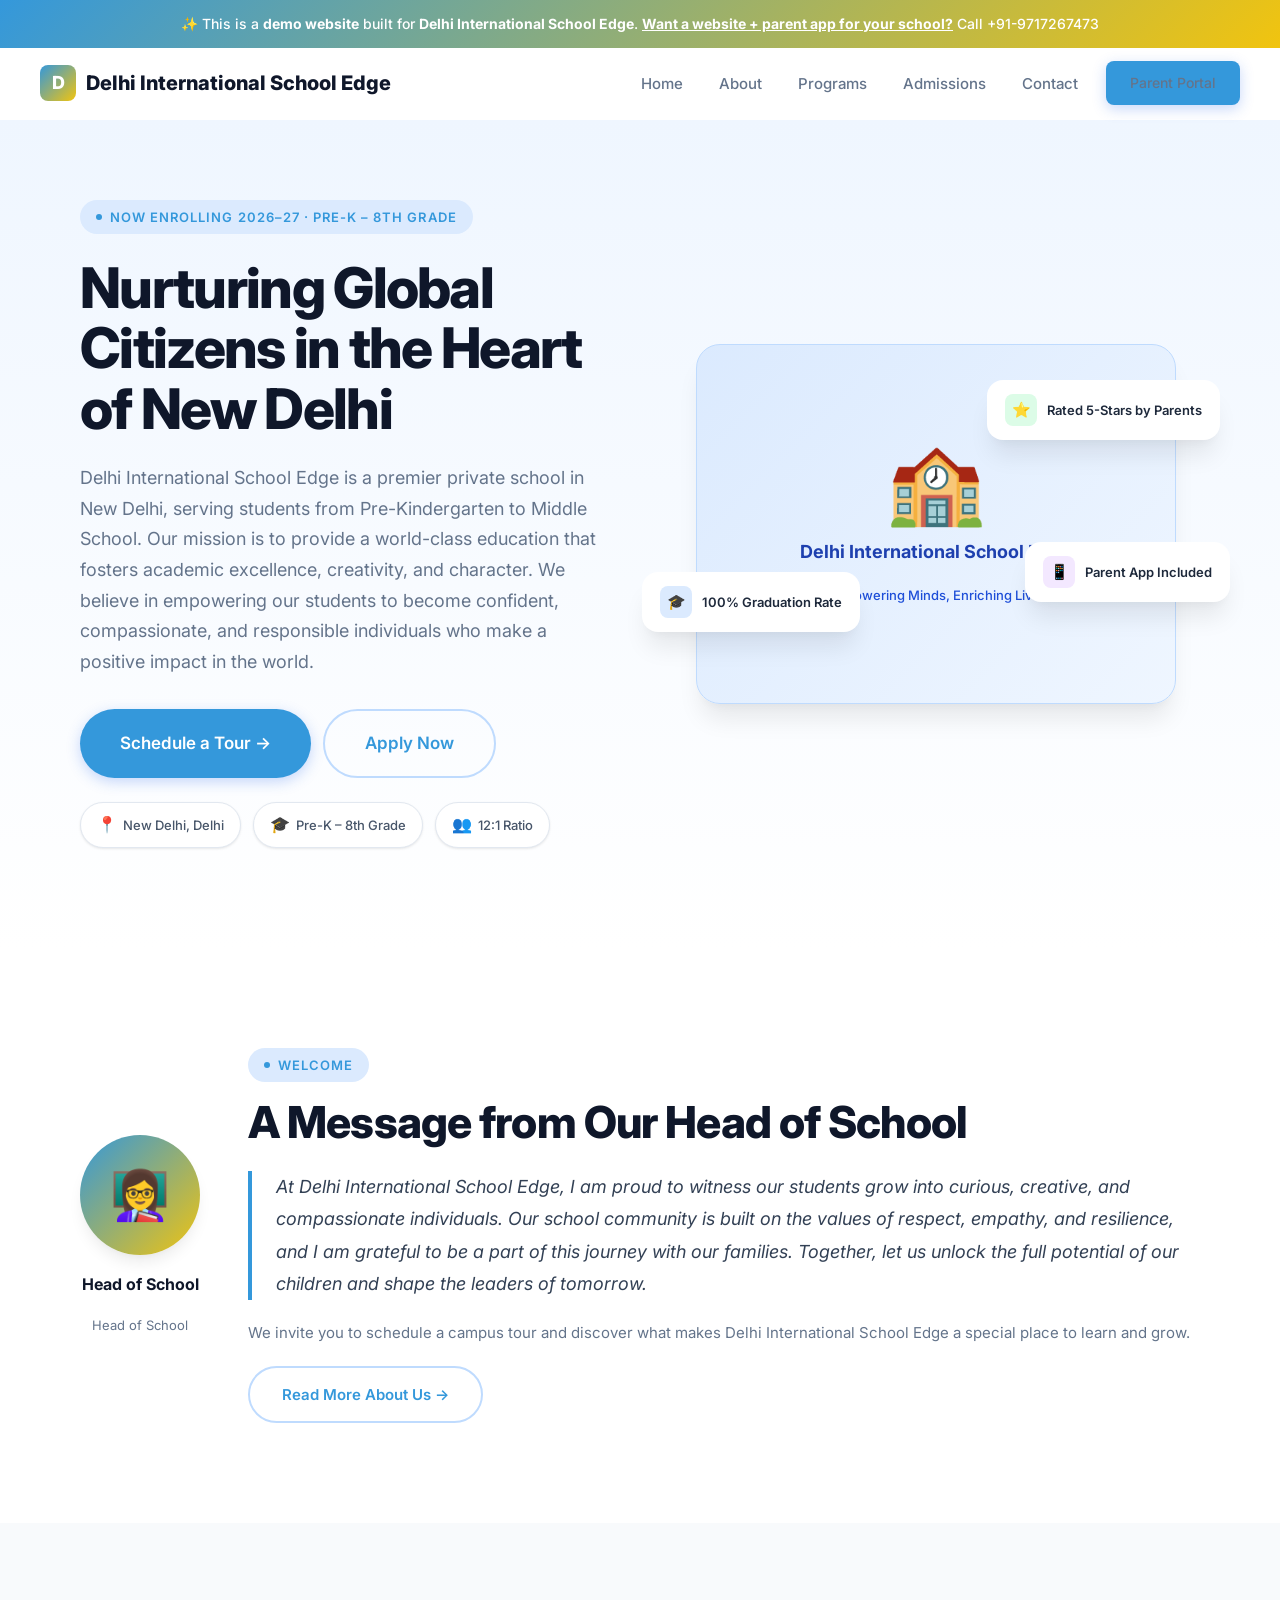
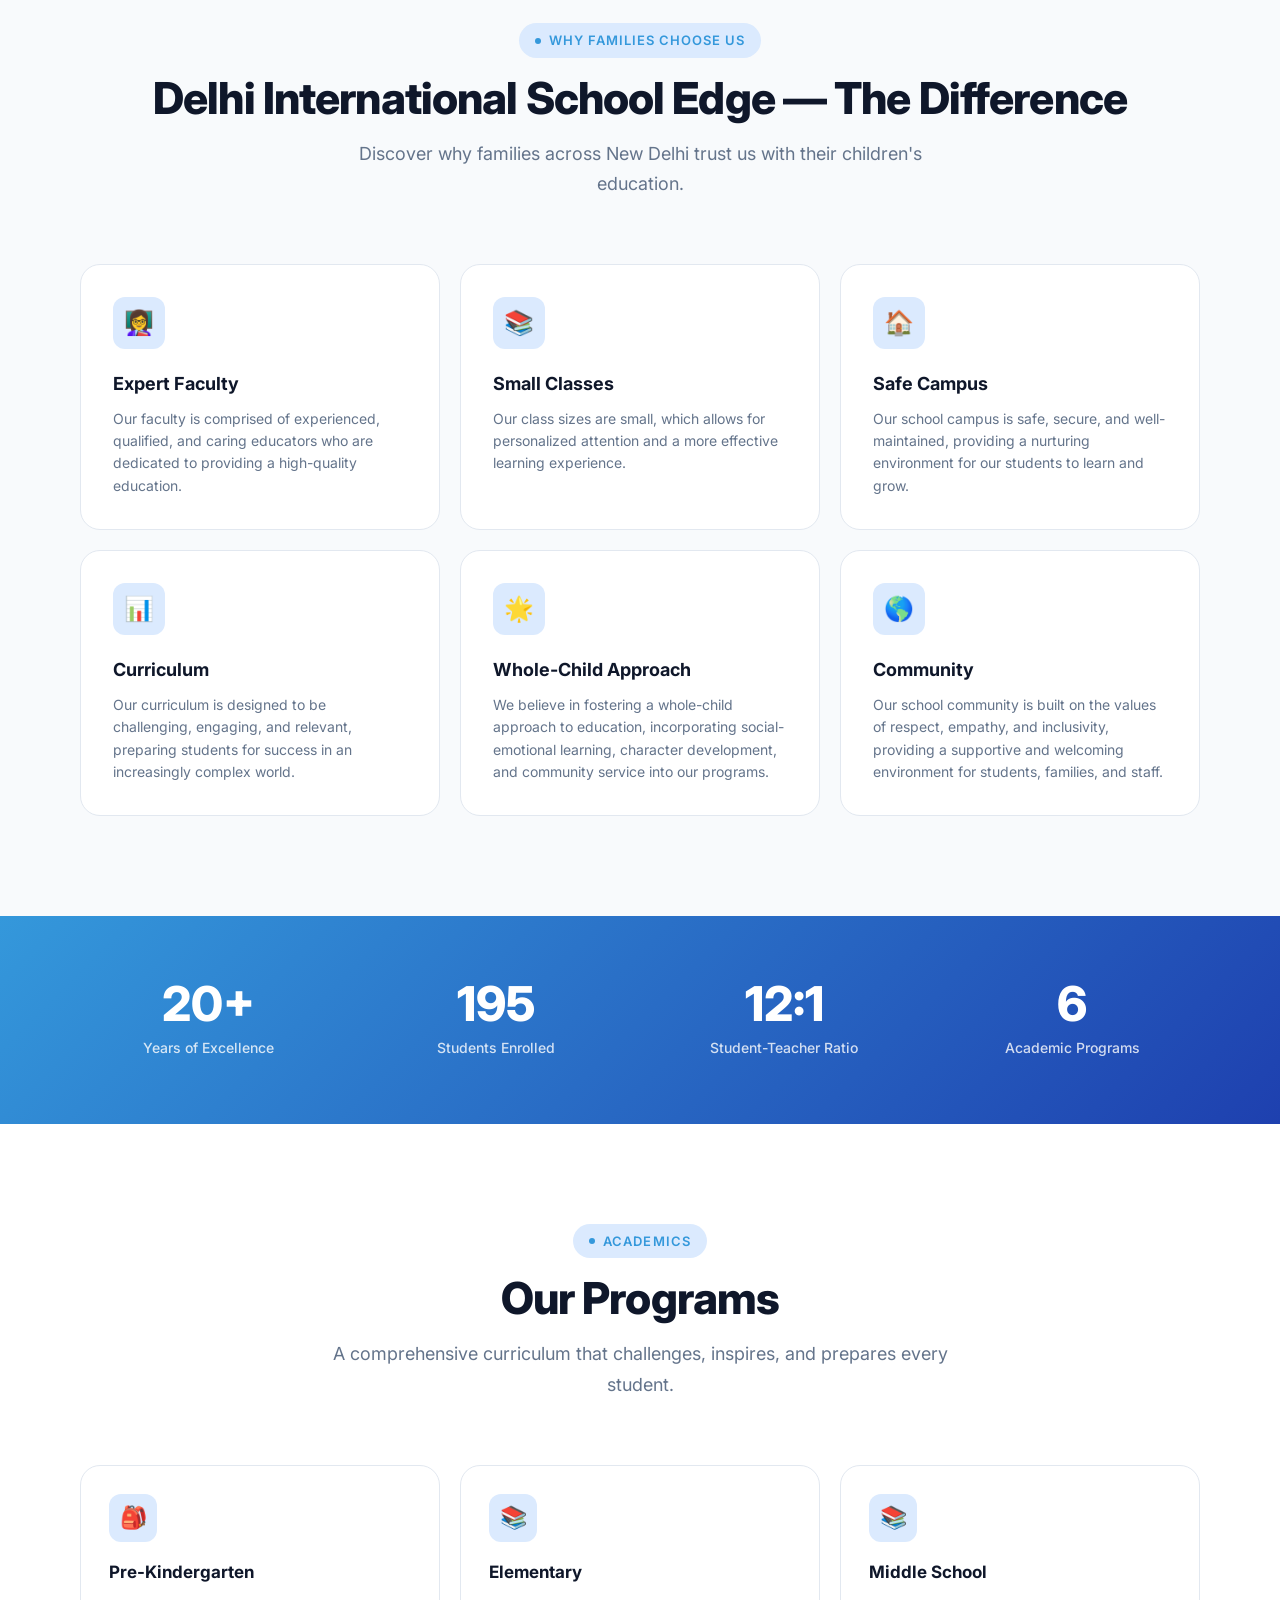
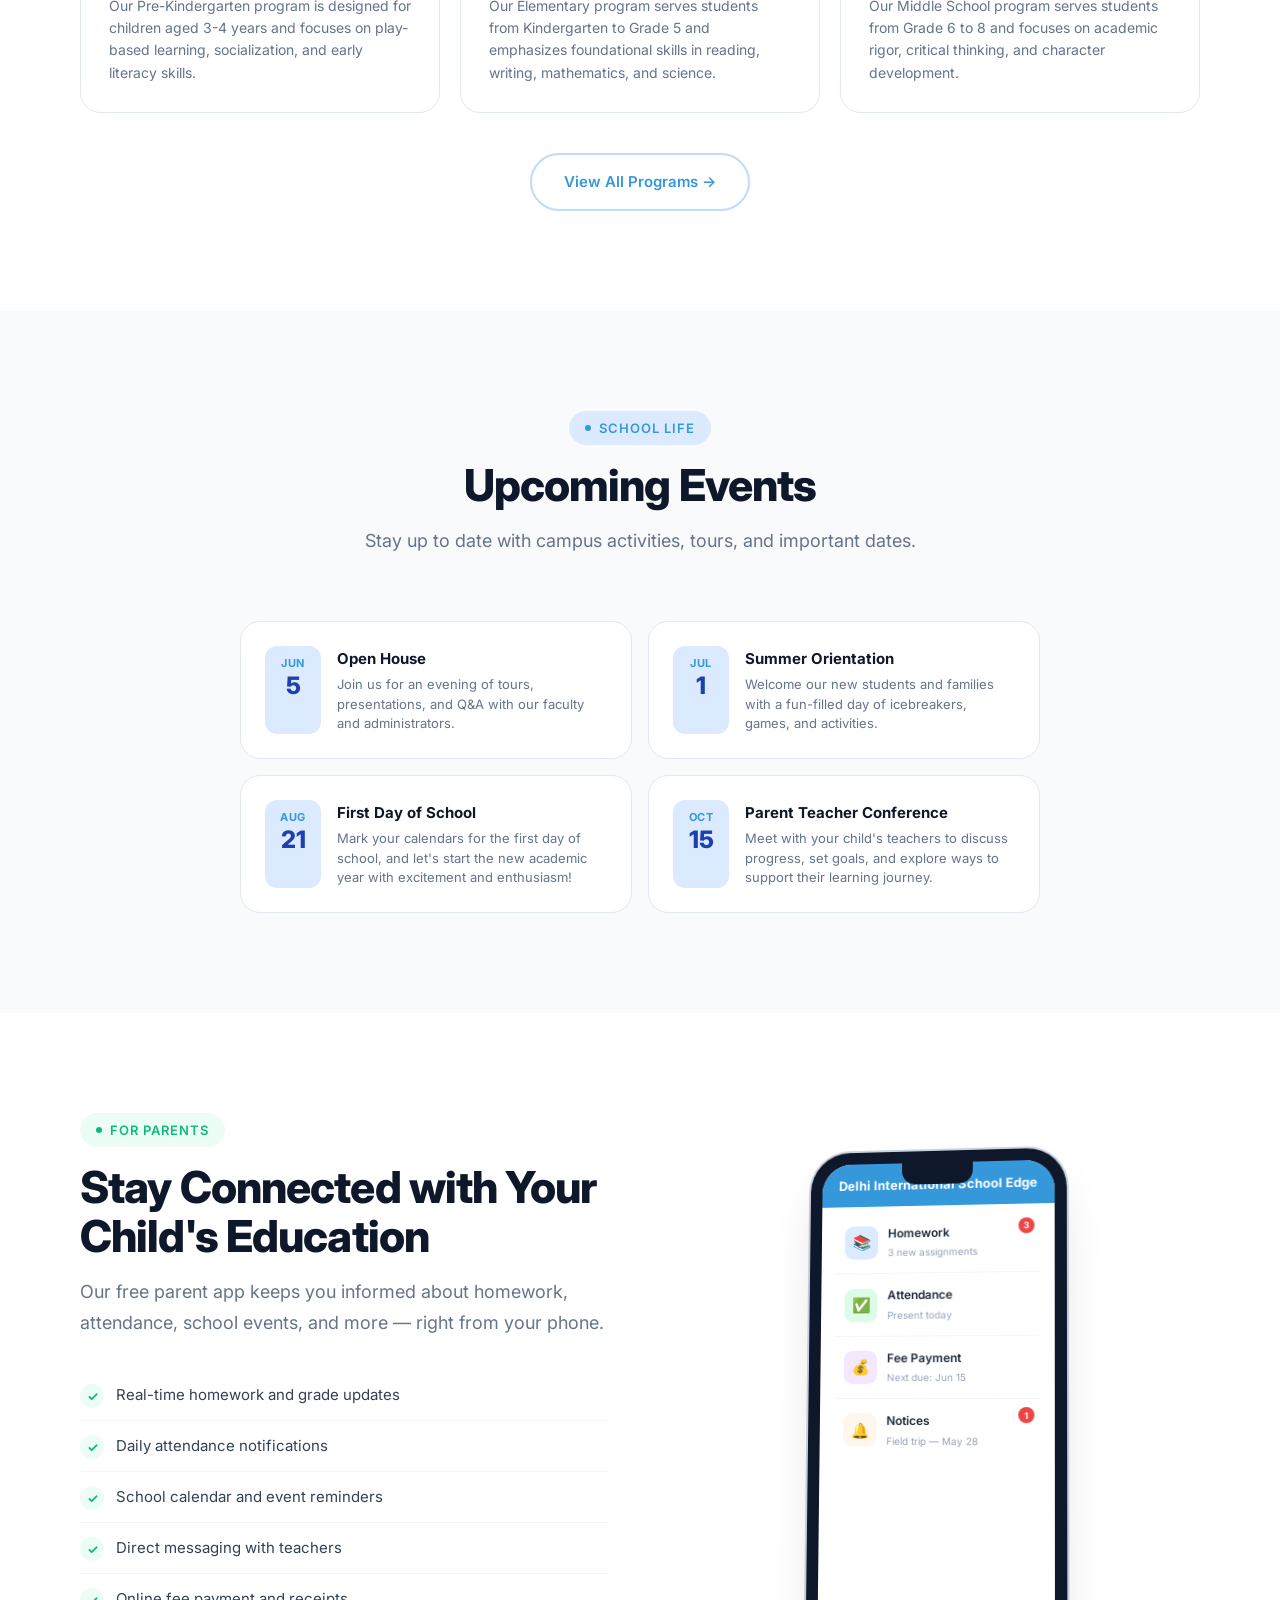
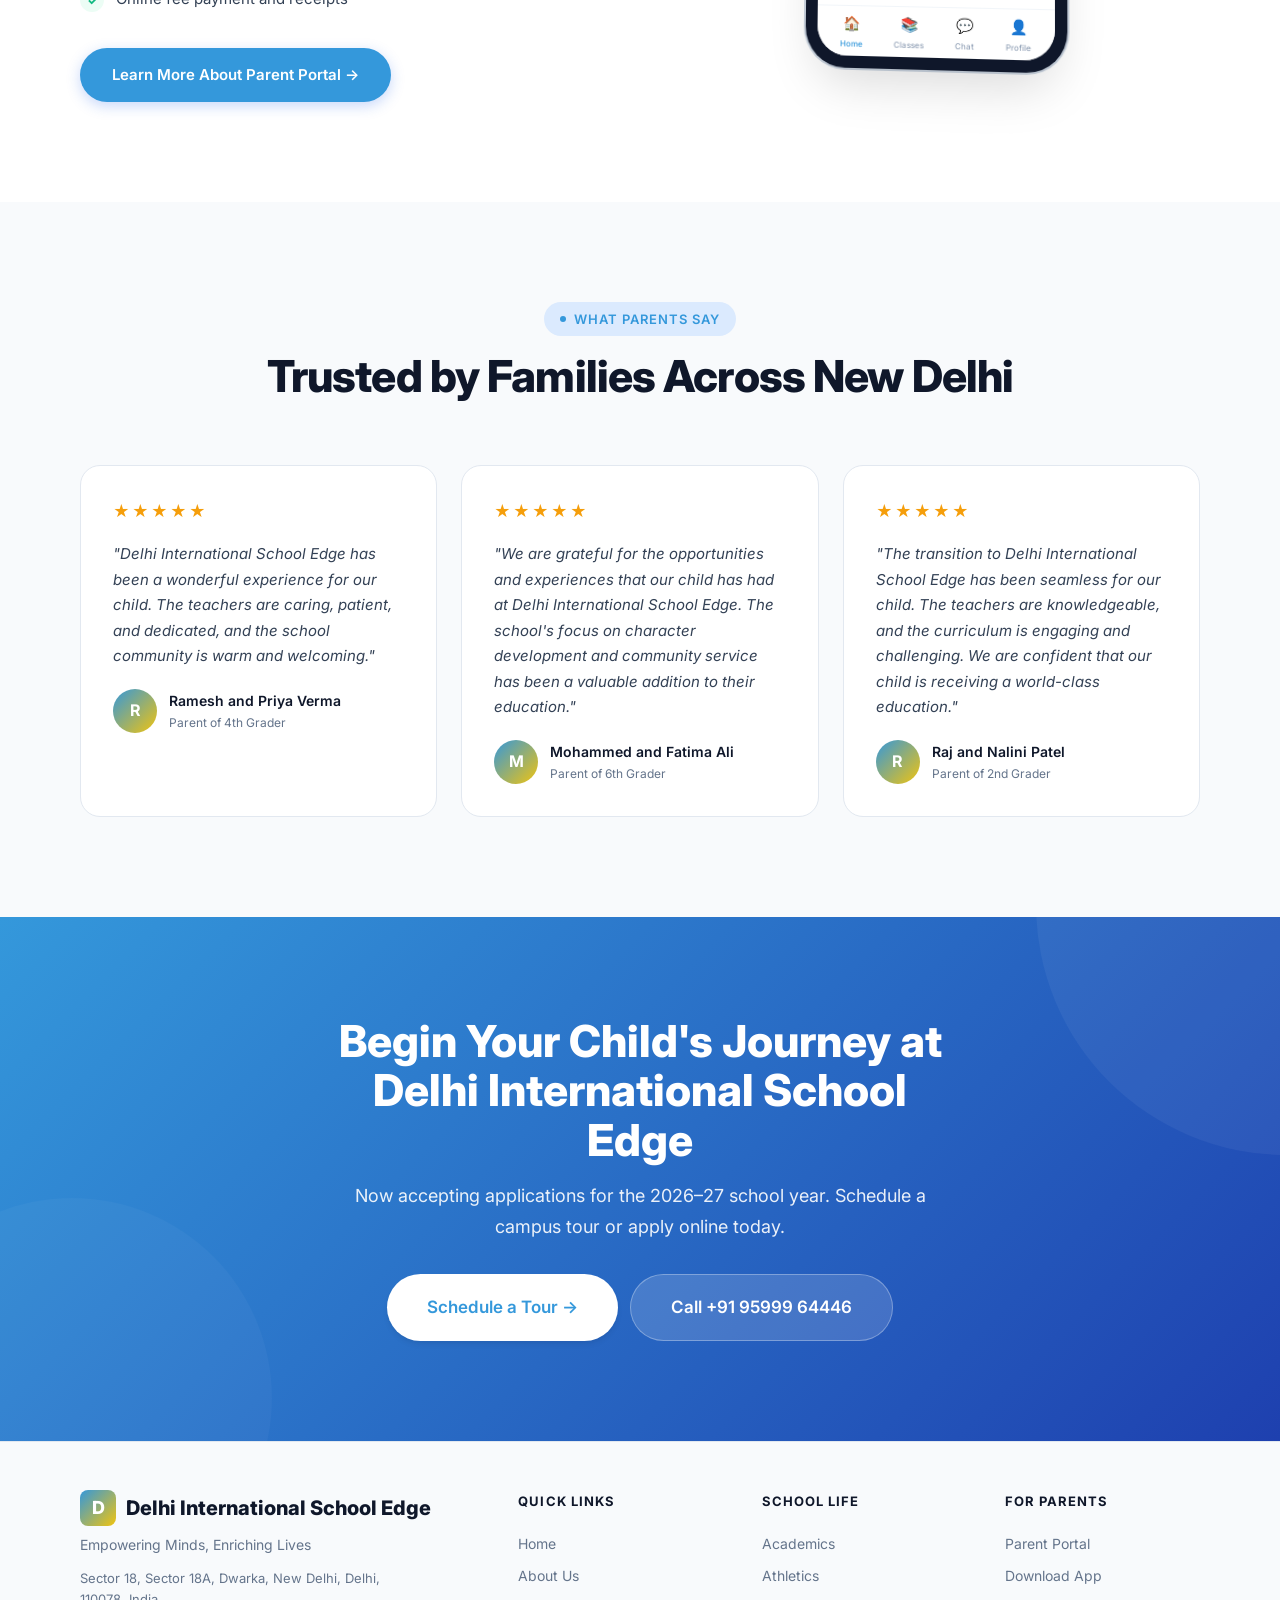
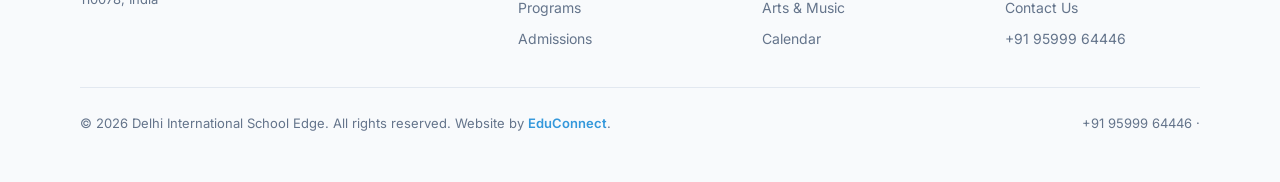
<file: index.html>
<!DOCTYPE html><html lang="en"><head>
  <meta charset="UTF-8"><meta name="viewport" content="width=device-width,initial-scale=1.0">
  <title>Home — Delhi International School Edge</title>
  <meta name="description" content="Home — Delhi International School Edge, a premier school in New Delhi, Delhi serving Pre-K – 8th Grade.">
  <meta property="og:title" content="Home — Delhi International School Edge"><meta property="og:type" content="website">
  <link rel="preconnect" href="https://fonts.googleapis.com"><link rel="preconnect" href="https://fonts.gstatic.com" crossorigin>
  <link href="https://fonts.googleapis.com/css2?family=Inter:wght@400;500;600;700;800&display=swap" rel="stylesheet">
  <link rel="stylesheet" href="/styles.css"><script src="/main.js" defer></script>
</head><body><div class="demo-banner">
  ✨ This is a <strong>demo website</strong> built for <strong>Delhi International School Edge</strong>.
  <a href="mailto:bhupender@myfirststepschool.com">Want a website + parent app for your school?</a> Call +91-9717267473
</div>
<nav class="navbar">
  <a href="/" class="logo"><span class="logo-icon">D</span>Delhi International School Edge</a>
  <div class="nav-links">
    <a href="/">Home</a>
    <a href="/about.html">About</a>
    <a href="/programs.html">Programs</a>
    <a href="/admissions.html">Admissions</a>
    <a href="/contact.html">Contact</a>
    <a href="/parents.html" class="btn btn-primary" style="padding:10px 24px;font-size:14px">Parent Portal</a>
  </div>
  <button class="hamburger" aria-label="Toggle menu"><span></span><span></span><span></span></button>
</nav><main>
<section class="hero"><div class="container"><div class="hero-inner">
  <div class="hero-content">
    <div class="badge animate-on-scroll mb-6">Now Enrolling 2026–27 · Pre-K – 8th Grade</div>
    <h1 class="heading-xl animate-on-scroll mb-6">Nurturing Global Citizens in the Heart of New Delhi</h1>
    <p class="text-lg text-muted animate-on-scroll mb-8">Delhi International School Edge is a premier private school in New Delhi, serving students from Pre-Kindergarten to Middle School. Our mission is to provide a world-class education that fosters academic excellence, creativity, and character. We believe in empowering our students to become confident, compassionate, and responsible individuals who make a positive impact in the world.</p>
    <div class="hero-actions animate-on-scroll">
      <a href="/admissions.html" class="btn btn-primary btn-lg">Schedule a Tour →</a>
      <a href="/admissions.html" class="btn btn-outline btn-lg">Apply Now</a>
    </div>
    <div class="hero-info-cards animate-on-scroll" style="margin-top:24px">
      <div class="info-chip"><span class="ic-icon">📍</span> New Delhi, Delhi</div>
      <div class="info-chip"><span class="ic-icon">🎓</span> Pre-K – 8th Grade</div>
      <div class="info-chip"><span class="ic-icon">👥</span> 12:1 Ratio</div>
    </div>
  </div>
  <div class="hero-visual animate-on-scroll">
    <div class="school-illustration"><div class="school-illustration-inner">
      <div class="school-building">🏫</div><h3>Delhi International School Edge</h3><p>Empowering Minds, Enriching Lives</p>
    </div></div>
    <div class="float-card card-1"><div class="fc-icon green">⭐</div>Rated 5-Stars by Parents</div>
    <div class="float-card card-2"><div class="fc-icon blue">🎓</div>100% Graduation Rate</div>
    <div class="float-card card-3"><div class="fc-icon purple">📱</div>Parent App Included</div>
  </div>
</div></div></section>

<section class="welcome-section section-padding"><div class="container"><div class="welcome-grid">
  <div class="principal-card animate-on-scroll">
    <div class="principal-avatar">👩‍🏫</div>
    <div class="principal-name">Head of School</div><div class="principal-title">Head of School</div>
  </div>
  <div class="welcome-text animate-on-scroll">
    <div class="badge mb-4">Welcome</div>
    <h2 class="heading-lg mb-6">A Message from Our Head of School</h2>
    <blockquote>At Delhi International School Edge, I am proud to witness our students grow into curious, creative, and compassionate individuals. Our school community is built on the values of respect, empathy, and resilience, and I am grateful to be a part of this journey with our families. Together, let us unlock the full potential of our children and shape the leaders of tomorrow.</blockquote>
    <p>We invite you to schedule a campus tour and discover what makes Delhi International School Edge a special place to learn and grow.</p>
    <a href="/about.html" class="btn btn-outline" style="margin-top:20px">Read More About Us →</a>
  </div>
</div></div></section>

<section class="features-section section-padding"><div class="container">
  <div class="text-center mb-16">
    <div class="badge animate-on-scroll mb-4">Why Families Choose Us</div>
    <h2 class="heading-lg animate-on-scroll mb-4">Delhi International School Edge — The Difference</h2>
    <p class="text-lg text-muted max-w-lg mx-auto animate-on-scroll">Discover why families across New Delhi trust us with their children's education.</p>
  </div>
  <div class="features-grid">
      <div class="feature-card animate-on-scroll stagger-1">
        <div class="feature-icon">👩‍🏫</div><h3>Expert Faculty</h3><p>Our faculty is comprised of experienced, qualified, and caring educators who are dedicated to providing a high-quality education.</p>
      </div>
      <div class="feature-card animate-on-scroll stagger-2">
        <div class="feature-icon">📚</div><h3>Small Classes</h3><p>Our class sizes are small, which allows for personalized attention and a more effective learning experience.</p>
      </div>
      <div class="feature-card animate-on-scroll stagger-3">
        <div class="feature-icon">🏠</div><h3>Safe Campus</h3><p>Our school campus is safe, secure, and well-maintained, providing a nurturing environment for our students to learn and grow.</p>
      </div>
      <div class="feature-card animate-on-scroll stagger-4">
        <div class="feature-icon">📊</div><h3>Curriculum</h3><p>Our curriculum is designed to be challenging, engaging, and relevant, preparing students for success in an increasingly complex world.</p>
      </div>
      <div class="feature-card animate-on-scroll stagger-5">
        <div class="feature-icon">🌟</div><h3>Whole-Child Approach</h3><p>We believe in fostering a whole-child approach to education, incorporating social-emotional learning, character development, and community service into our programs.</p>
      </div>
      <div class="feature-card animate-on-scroll stagger-6">
        <div class="feature-icon">🌎</div><h3>Community</h3><p>Our school community is built on the values of respect, empathy, and inclusivity, providing a supportive and welcoming environment for students, families, and staff.</p>
      </div></div>
</div></section>

<section class="stats-section"><div class="container"><div class="stats-grid">
  <div class="animate-on-scroll stagger-1"><div class="stat-value" data-count="20" data-suffix="+">0+</div><div class="stat-label">Years of Excellence</div></div>
  <div class="animate-on-scroll stagger-2"><div class="stat-value" data-count="200">0</div><div class="stat-label">Students Enrolled</div></div>
  <div class="animate-on-scroll stagger-3"><div class="stat-value">12:1</div><div class="stat-label">Student-Teacher Ratio</div></div>
  <div class="animate-on-scroll stagger-4"><div class="stat-value" data-count="6">0</div><div class="stat-label">Academic Programs</div></div>
</div></div></section>

<section class="programs-section section-padding"><div class="container">
  <div class="text-center mb-16">
    <div class="badge animate-on-scroll mb-4">Academics</div>
    <h2 class="heading-lg animate-on-scroll mb-4">Our Programs</h2>
    <p class="text-lg text-muted max-w-lg mx-auto animate-on-scroll">A comprehensive curriculum that challenges, inspires, and prepares every student.</p>
  </div>
  <div class="programs-grid">
      <div class="program-card animate-on-scroll stagger-1">
        <div class="program-icon">🎒</div><h3>Pre-Kindergarten</h3><p>Our Pre-Kindergarten program is designed for children aged 3-4 years and focuses on play-based learning, socialization, and early literacy skills.</p>
      </div>
      <div class="program-card animate-on-scroll stagger-2">
        <div class="program-icon">📚</div><h3>Elementary</h3><p>Our Elementary program serves students from Kindergarten to Grade 5 and emphasizes foundational skills in reading, writing, mathematics, and science.</p>
      </div>
      <div class="program-card animate-on-scroll stagger-3">
        <div class="program-icon">📚</div><h3>Middle School</h3><p>Our Middle School program serves students from Grade 6 to 8 and focuses on academic rigor, critical thinking, and character development.</p>
      </div></div>
  <div class="text-center animate-on-scroll" style="margin-top:40px"><a href="/programs.html" class="btn btn-outline">View All Programs →</a></div>
</div></section>

<section class="events-section section-padding"><div class="container">
  <div class="text-center mb-16">
    <div class="badge animate-on-scroll mb-4">School Life</div>
    <h2 class="heading-lg animate-on-scroll mb-4">Upcoming Events</h2>
    <p class="text-lg text-muted max-w-lg mx-auto animate-on-scroll">Stay up to date with campus activities, tours, and important dates.</p>
  </div>
  <div class="events-grid"><div class="event-card animate-on-scroll stagger-1">
        <div class="event-date"><div class="month">Jun</div><div class="day">5</div></div>
        <div class="event-info"><h4>Open House</h4><p>Join us for an evening of tours, presentations, and Q&A with our faculty and administrators.</p></div>
      </div><div class="event-card animate-on-scroll stagger-2">
        <div class="event-date"><div class="month">Jul</div><div class="day">1</div></div>
        <div class="event-info"><h4>Summer Orientation</h4><p>Welcome our new students and families with a fun-filled day of icebreakers, games, and activities.</p></div>
      </div><div class="event-card animate-on-scroll stagger-3">
        <div class="event-date"><div class="month">Aug</div><div class="day">21</div></div>
        <div class="event-info"><h4>First Day of School</h4><p>Mark your calendars for the first day of school, and let's start the new academic year with excitement and enthusiasm!</p></div>
      </div><div class="event-card animate-on-scroll stagger-4">
        <div class="event-date"><div class="month">Oct</div><div class="day">15</div></div>
        <div class="event-info"><h4>Parent Teacher Conference</h4><p>Meet with your child's teachers to discuss progress, set goals, and explore ways to support their learning journey.</p></div>
      </div></div>
</div></section>

<section class="portal-section section-padding"><div class="container"><div class="portal-grid">
  <div>
    <div class="badge accent animate-on-scroll mb-4">For Parents</div>
    <h2 class="heading-lg animate-on-scroll mb-4">Stay Connected with Your Child's Education</h2>
    <p class="text-lg text-muted animate-on-scroll mb-8">Our free parent app keeps you informed about homework, attendance, school events, and more — right from your phone.</p>
    <ul class="portal-features animate-on-scroll">
      <li><span class="pf-icon">✓</span>Real-time homework and grade updates</li>
      <li><span class="pf-icon">✓</span>Daily attendance notifications</li>
      <li><span class="pf-icon">✓</span>School calendar and event reminders</li>
      <li><span class="pf-icon">✓</span>Direct messaging with teachers</li>
      <li><span class="pf-icon">✓</span>Online fee payment and receipts</li>
    </ul>
    <a href="/parents.html" class="btn btn-primary animate-on-scroll" style="margin-top:24px">Learn More About Parent Portal →</a>
  </div>
  <div class="animate-on-scroll" style="display:flex;justify-content:center">
    <div class="phone-mockup"><div class="phone-screen">
      <div class="phone-status-bar">Delhi International School Edge</div>
      <div class="phone-screen-content">
        <div class="phone-nav-item"><div class="phone-nav-icon blue">📚</div><div><div class="phone-nav-label">Homework</div><div class="phone-nav-sub">3 new assignments</div></div><div class="phone-badge">3</div></div>
        <div class="phone-nav-item"><div class="phone-nav-icon green">✅</div><div><div class="phone-nav-label">Attendance</div><div class="phone-nav-sub">Present today</div></div></div>
        <div class="phone-nav-item"><div class="phone-nav-icon purple">💰</div><div><div class="phone-nav-label">Fee Payment</div><div class="phone-nav-sub">Next due: Jun 15</div></div></div>
        <div class="phone-nav-item"><div class="phone-nav-icon orange">🔔</div><div><div class="phone-nav-label">Notices</div><div class="phone-nav-sub">Field trip — May 28</div></div><div class="phone-badge">1</div></div>
      </div>
      <div class="phone-bottom-bar">
        <div class="phone-tab active"><div style="font-size:14px">🏠</div>Home</div>
        <div class="phone-tab"><div style="font-size:14px">📚</div>Classes</div>
        <div class="phone-tab"><div style="font-size:14px">💬</div>Chat</div>
        <div class="phone-tab"><div style="font-size:14px">👤</div>Profile</div>
      </div>
    </div></div>
  </div>
</div></div></section>

<section class="testimonials-section section-padding"><div class="container">
  <div class="text-center mb-16">
    <div class="badge animate-on-scroll mb-4">What Parents Say</div>
    <h2 class="heading-lg animate-on-scroll mb-4">Trusted by Families Across New Delhi</h2>
  </div>
  <div class="testimonials-grid">
      <div class="testimonial-card animate-on-scroll stagger-1">
        <div class="stars"><span class="star">★</span><span class="star">★</span><span class="star">★</span><span class="star">★</span><span class="star">★</span></div>
        <p class="testimonial-text">"Delhi International School Edge has been a wonderful experience for our child. The teachers are caring, patient, and dedicated, and the school community is warm and welcoming."</p>
        <div class="testimonial-author"><div class="author-avatar">R</div>
        <div class="author-info"><div class="author-name">Ramesh and Priya Verma</div><div class="author-role">Parent of 4th Grader</div></div></div>
      </div>
      <div class="testimonial-card animate-on-scroll stagger-2">
        <div class="stars"><span class="star">★</span><span class="star">★</span><span class="star">★</span><span class="star">★</span><span class="star">★</span></div>
        <p class="testimonial-text">"We are grateful for the opportunities and experiences that our child has had at Delhi International School Edge. The school's focus on character development and community service has been a valuable addition to their education."</p>
        <div class="testimonial-author"><div class="author-avatar">M</div>
        <div class="author-info"><div class="author-name">Mohammed and Fatima Ali</div><div class="author-role">Parent of 6th Grader</div></div></div>
      </div>
      <div class="testimonial-card animate-on-scroll stagger-3">
        <div class="stars"><span class="star">★</span><span class="star">★</span><span class="star">★</span><span class="star">★</span><span class="star">★</span></div>
        <p class="testimonial-text">"The transition to Delhi International School Edge has been seamless for our child. The teachers are knowledgeable, and the curriculum is engaging and challenging. We are confident that our child is receiving a world-class education."</p>
        <div class="testimonial-author"><div class="author-avatar">R</div>
        <div class="author-info"><div class="author-name">Raj and Nalini Patel</div><div class="author-role">Parent of 2nd Grader</div></div></div>
      </div></div>
</div></section>

<section class="cta-section"><div class="container"><div class="cta-content animate-on-scroll">
  <h2>Begin Your Child's Journey at Delhi International School Edge</h2>
  <p>Now accepting applications for the 2026–27 school year. Schedule a campus tour or apply online today.</p>
  <div class="cta-actions">
    <a href="/admissions.html" class="btn btn-white btn-lg">Schedule a Tour →</a>
    <a href="tel:+91 95999 64446" class="btn btn-lg" style="background:rgba(255,255,255,.15);color:white;border:1px solid rgba(255,255,255,.3)">Call +91 95999 64446</a>
  </div>
</div></div></section>
</main><footer class="footer">
  <div class="container">
    <div class="footer-grid">
      <div class="footer-brand">
        <div class="logo" style="margin-bottom:8px"><span class="logo-icon">D</span>Delhi International School Edge</div>
        <p>Empowering Minds, Enriching Lives</p>
        <p style="margin-top:12px;font-size:13px">Sector 18, Sector 18A, Dwarka, New Delhi, Delhi, 110078, India</p>
      </div>
      <div class="footer-col"><h4>Quick Links</h4><a href="/">Home</a><a href="/about.html">About Us</a><a href="/programs.html">Programs</a><a href="/admissions.html">Admissions</a></div>
      <div class="footer-col"><h4>School Life</h4><a href="/programs.html">Academics</a><a href="/programs.html">Athletics</a><a href="/programs.html">Arts &amp; Music</a><a href="/contact.html">Calendar</a></div>
      <div class="footer-col"><h4>For Parents</h4><a href="/parents.html">Parent Portal</a><a href="/parents.html">Download App</a><a href="/contact.html">Contact Us</a><a href="tel:+91 95999 64446">+91 95999 64446</a></div>
    </div>
    <div class="footer-bottom">
      <p>&copy; 2026 Delhi International School Edge. All rights reserved. Website by <a href="mailto:bhupender@myfirststepschool.com">EduConnect</a>.</p>
      <p>+91 95999 64446 &middot; <a href="mailto:"></a></p>
    </div>
  </div>
</footer></body></html>
</file>
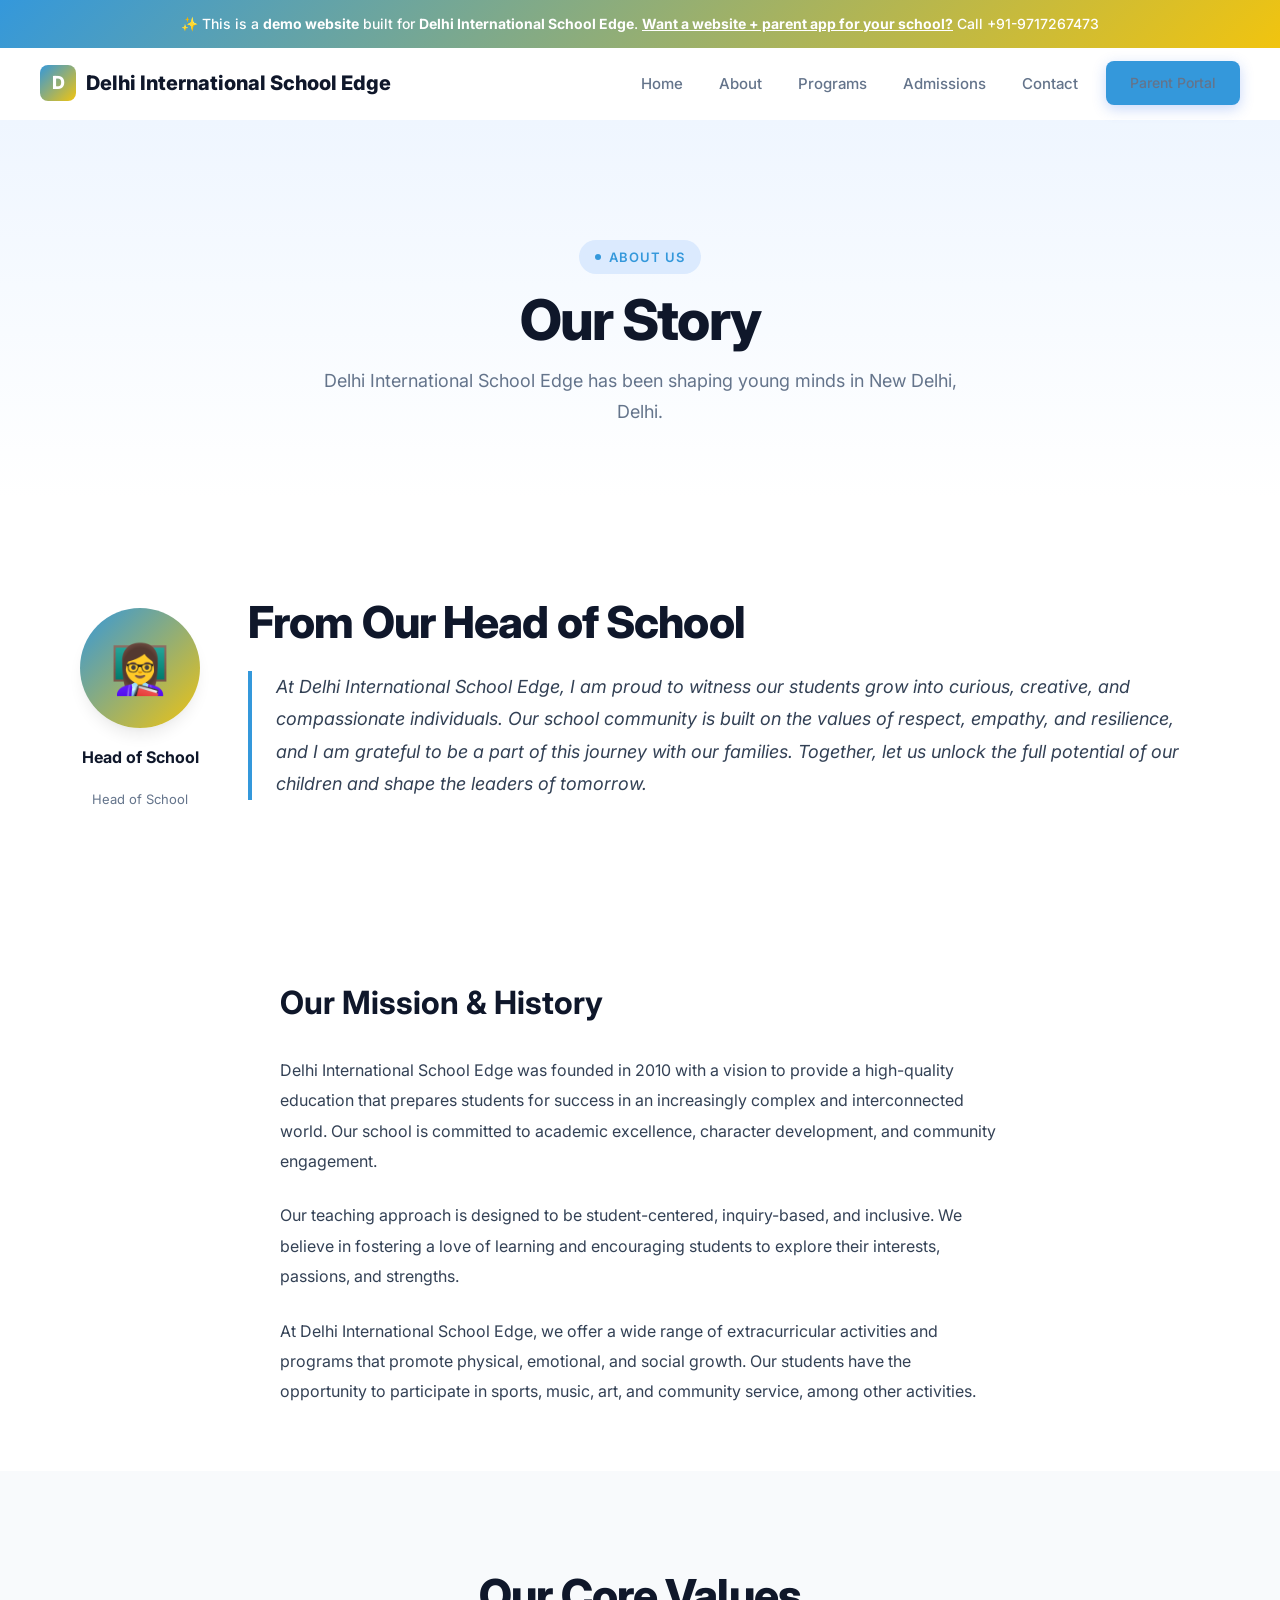
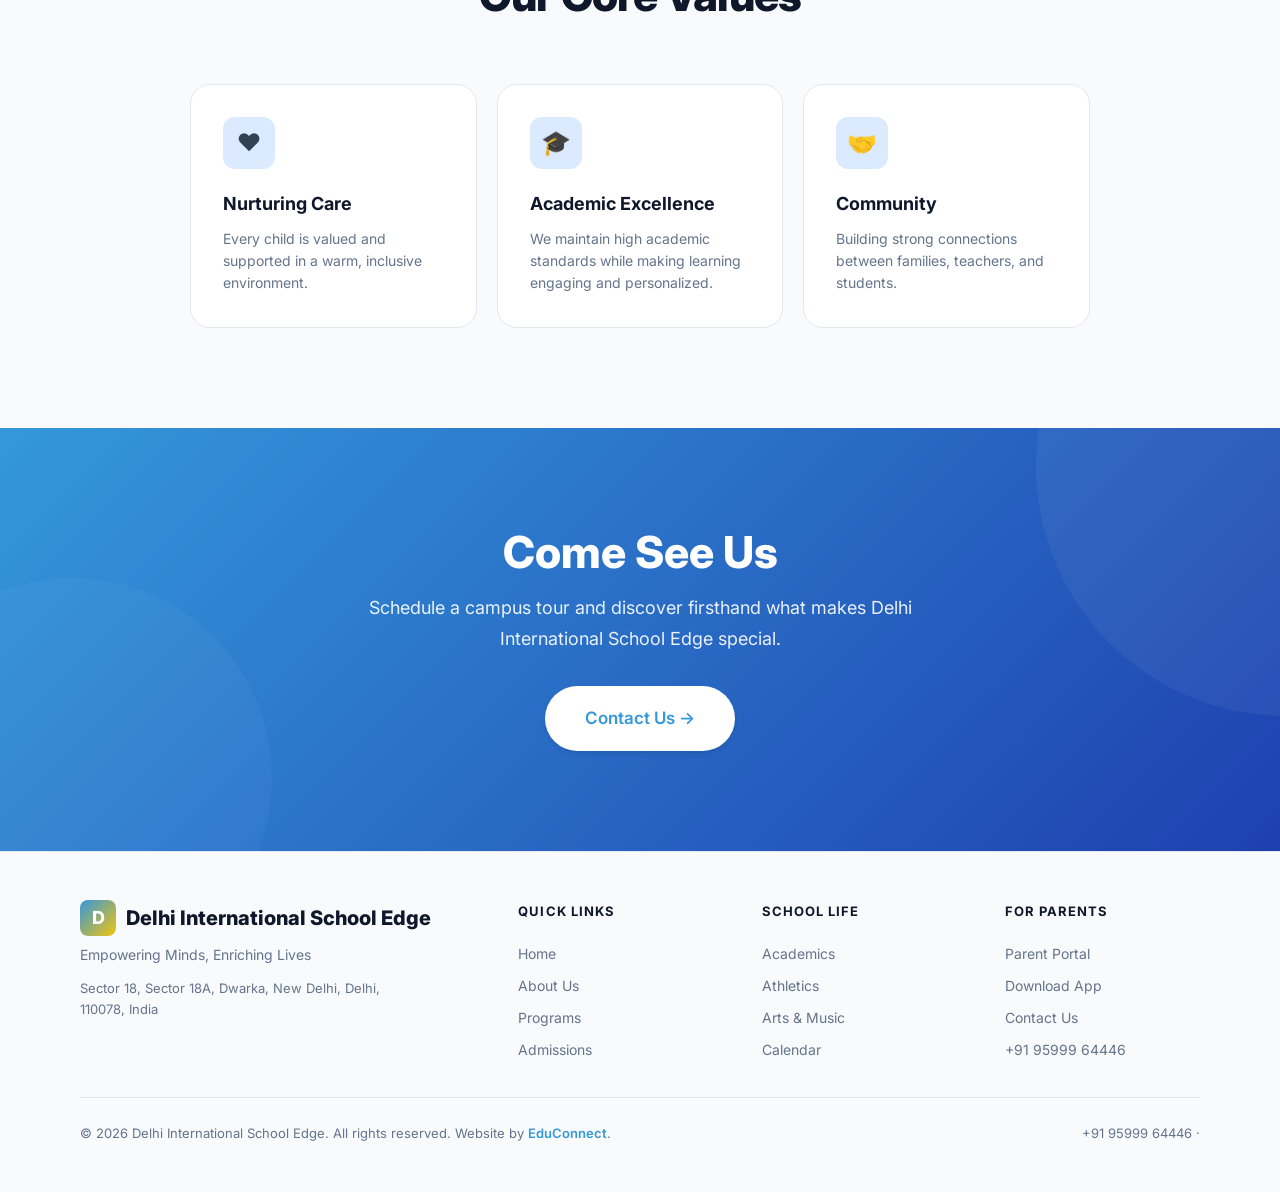
<file: about.html>
<!DOCTYPE html><html lang="en"><head>
  <meta charset="UTF-8"><meta name="viewport" content="width=device-width,initial-scale=1.0">
  <title>About Us — Delhi International School Edge</title>
  <meta name="description" content="About Us — Delhi International School Edge, a premier school in New Delhi, Delhi serving Pre-K – 8th Grade.">
  <meta property="og:title" content="About Us — Delhi International School Edge"><meta property="og:type" content="website">
  <link rel="preconnect" href="https://fonts.googleapis.com"><link rel="preconnect" href="https://fonts.gstatic.com" crossorigin>
  <link href="https://fonts.googleapis.com/css2?family=Inter:wght@400;500;600;700;800&display=swap" rel="stylesheet">
  <link rel="stylesheet" href="/styles.css"><script src="/main.js" defer></script>
</head><body><div class="demo-banner">
  ✨ This is a <strong>demo website</strong> built for <strong>Delhi International School Edge</strong>.
  <a href="mailto:bhupender@myfirststepschool.com">Want a website + parent app for your school?</a> Call +91-9717267473
</div>
<nav class="navbar">
  <a href="/" class="logo"><span class="logo-icon">D</span>Delhi International School Edge</a>
  <div class="nav-links">
    <a href="/">Home</a>
    <a href="/about.html">About</a>
    <a href="/programs.html">Programs</a>
    <a href="/admissions.html">Admissions</a>
    <a href="/contact.html">Contact</a>
    <a href="/parents.html" class="btn btn-primary" style="padding:10px 24px;font-size:14px">Parent Portal</a>
  </div>
  <button class="hamburger" aria-label="Toggle menu"><span></span><span></span><span></span></button>
</nav><main>
<section class="page-hero"><div class="container">
  <div class="badge animate-on-scroll mb-4">About Us</div>
  <h1 class="heading-xl animate-on-scroll mb-4">Our Story</h1>
  <p class="text-lg text-muted max-w-lg mx-auto animate-on-scroll">Delhi International School Edge has been shaping young minds in New Delhi, Delhi.</p>
</div></section>
<section class="welcome-section section-padding"><div class="container"><div class="welcome-grid">
  <div class="principal-card animate-on-scroll">
    <div class="principal-avatar">👩‍🏫</div>
    <div class="principal-name">Head of School</div><div class="principal-title">Head of School</div>
  </div>
  <div class="welcome-text animate-on-scroll">
    <h2 class="heading-lg mb-6">From Our Head of School</h2>
    <blockquote>At Delhi International School Edge, I am proud to witness our students grow into curious, creative, and compassionate individuals. Our school community is built on the values of respect, empathy, and resilience, and I am grateful to be a part of this journey with our families. Together, let us unlock the full potential of our children and shape the leaders of tomorrow.</blockquote>
  </div>
</div></div></section>
<section class="content-section"><div class="container">
  <h2 class="heading-md animate-on-scroll mb-8">Our Mission &amp; History</h2>
  <p class="animate-on-scroll">Delhi International School Edge was founded in 2010 with a vision to provide a high-quality education that prepares students for success in an increasingly complex and interconnected world. Our school is committed to academic excellence, character development, and community engagement.</p>
<p class="animate-on-scroll">Our teaching approach is designed to be student-centered, inquiry-based, and inclusive. We believe in fostering a love of learning and encouraging students to explore their interests, passions, and strengths.</p>
<p class="animate-on-scroll">At Delhi International School Edge, we offer a wide range of extracurricular activities and programs that promote physical, emotional, and social growth. Our students have the opportunity to participate in sports, music, art, and community service, among other activities.</p>
</div></section>
<section class="features-section section-padding"><div class="container">
  <div class="text-center mb-16"><h2 class="heading-lg animate-on-scroll mb-4">Our Core Values</h2></div>
  <div class="features-grid" style="max-width:900px;margin:0 auto">
    <div class="feature-card animate-on-scroll stagger-1"><div class="feature-icon">❤️</div><h3>Nurturing Care</h3><p>Every child is valued and supported in a warm, inclusive environment.</p></div>
    <div class="feature-card animate-on-scroll stagger-2"><div class="feature-icon">🎓</div><h3>Academic Excellence</h3><p>We maintain high academic standards while making learning engaging and personalized.</p></div>
    <div class="feature-card animate-on-scroll stagger-3"><div class="feature-icon">🤝</div><h3>Community</h3><p>Building strong connections between families, teachers, and students.</p></div>
  </div>
</div></section>
<section class="cta-section"><div class="container"><div class="cta-content animate-on-scroll">
  <h2>Come See Us</h2>
  <p>Schedule a campus tour and discover firsthand what makes Delhi International School Edge special.</p>
  <div class="cta-actions"><a href="/contact.html" class="btn btn-white btn-lg">Contact Us →</a></div>
</div></div></section>
</main><footer class="footer">
  <div class="container">
    <div class="footer-grid">
      <div class="footer-brand">
        <div class="logo" style="margin-bottom:8px"><span class="logo-icon">D</span>Delhi International School Edge</div>
        <p>Empowering Minds, Enriching Lives</p>
        <p style="margin-top:12px;font-size:13px">Sector 18, Sector 18A, Dwarka, New Delhi, Delhi, 110078, India</p>
      </div>
      <div class="footer-col"><h4>Quick Links</h4><a href="/">Home</a><a href="/about.html">About Us</a><a href="/programs.html">Programs</a><a href="/admissions.html">Admissions</a></div>
      <div class="footer-col"><h4>School Life</h4><a href="/programs.html">Academics</a><a href="/programs.html">Athletics</a><a href="/programs.html">Arts &amp; Music</a><a href="/contact.html">Calendar</a></div>
      <div class="footer-col"><h4>For Parents</h4><a href="/parents.html">Parent Portal</a><a href="/parents.html">Download App</a><a href="/contact.html">Contact Us</a><a href="tel:+91 95999 64446">+91 95999 64446</a></div>
    </div>
    <div class="footer-bottom">
      <p>&copy; 2026 Delhi International School Edge. All rights reserved. Website by <a href="mailto:bhupender@myfirststepschool.com">EduConnect</a>.</p>
      <p>+91 95999 64446 &middot; <a href="mailto:"></a></p>
    </div>
  </div>
</footer></body></html>
</file>
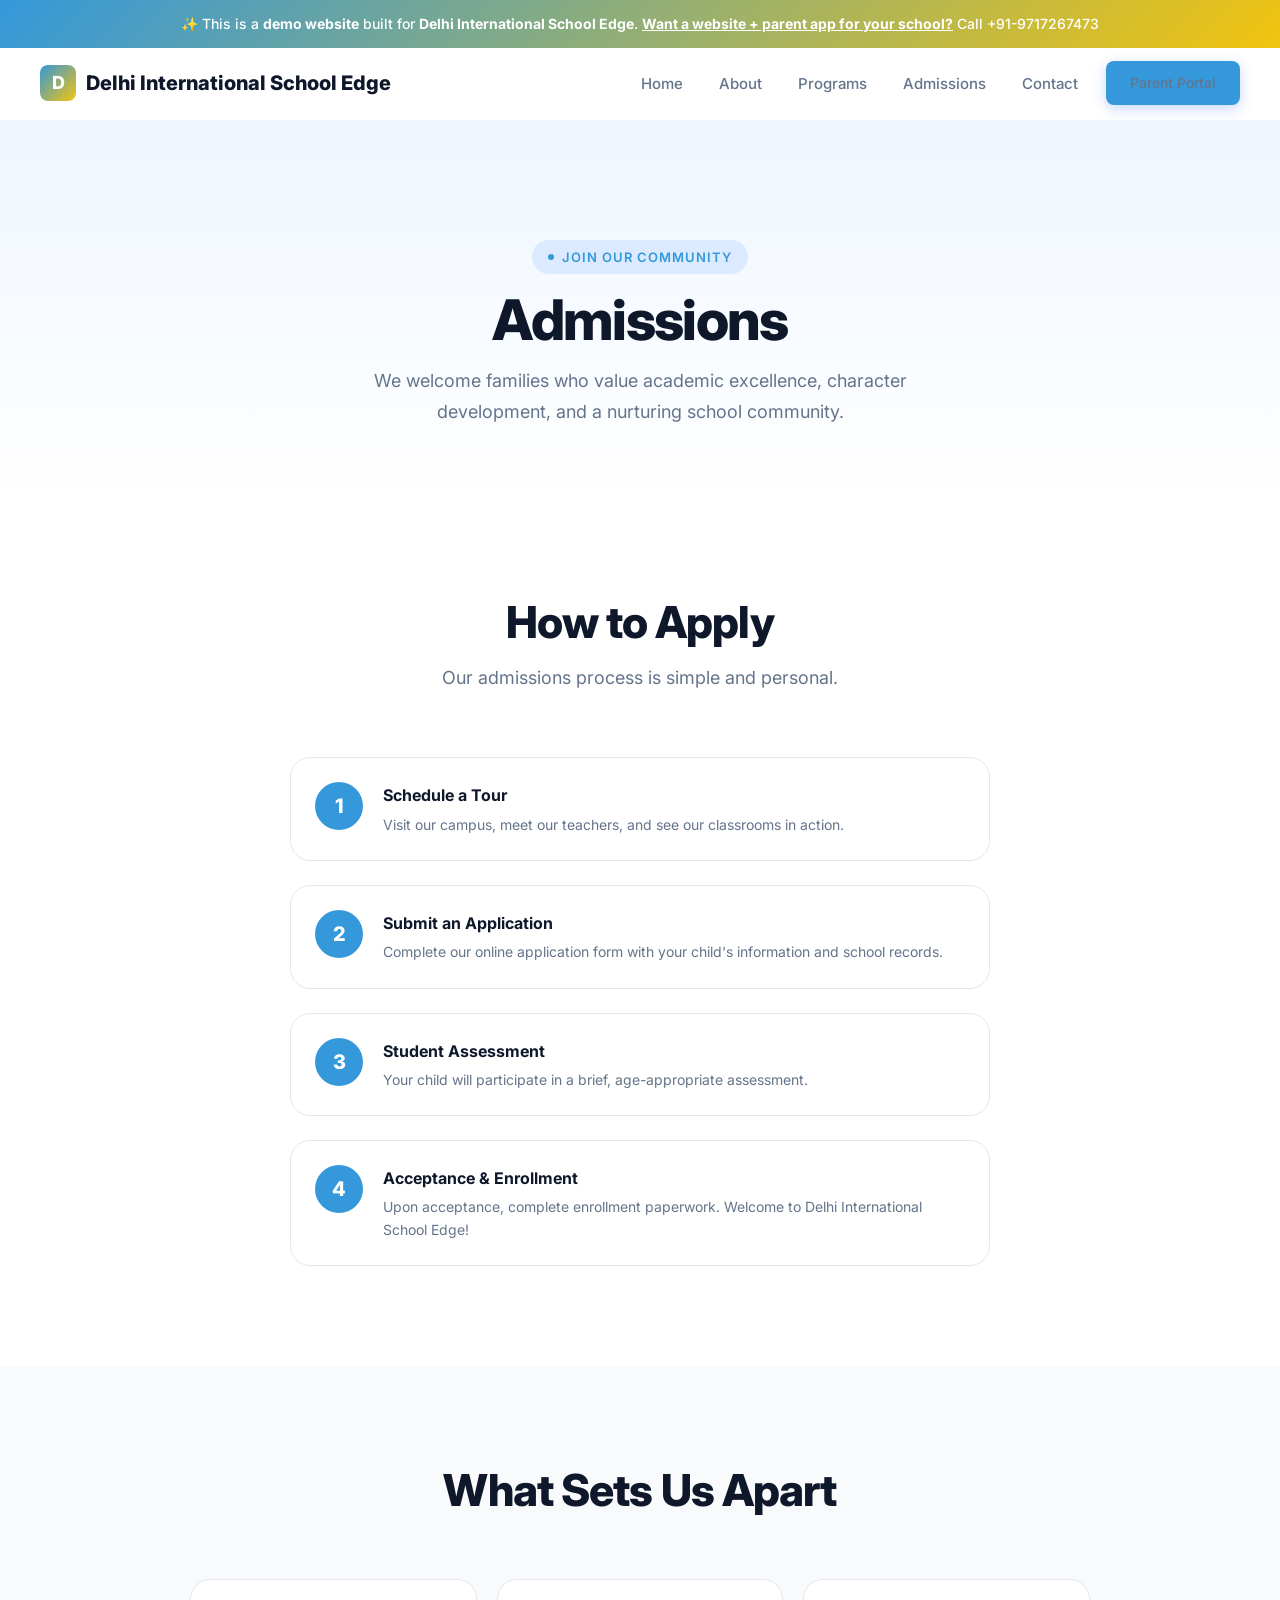
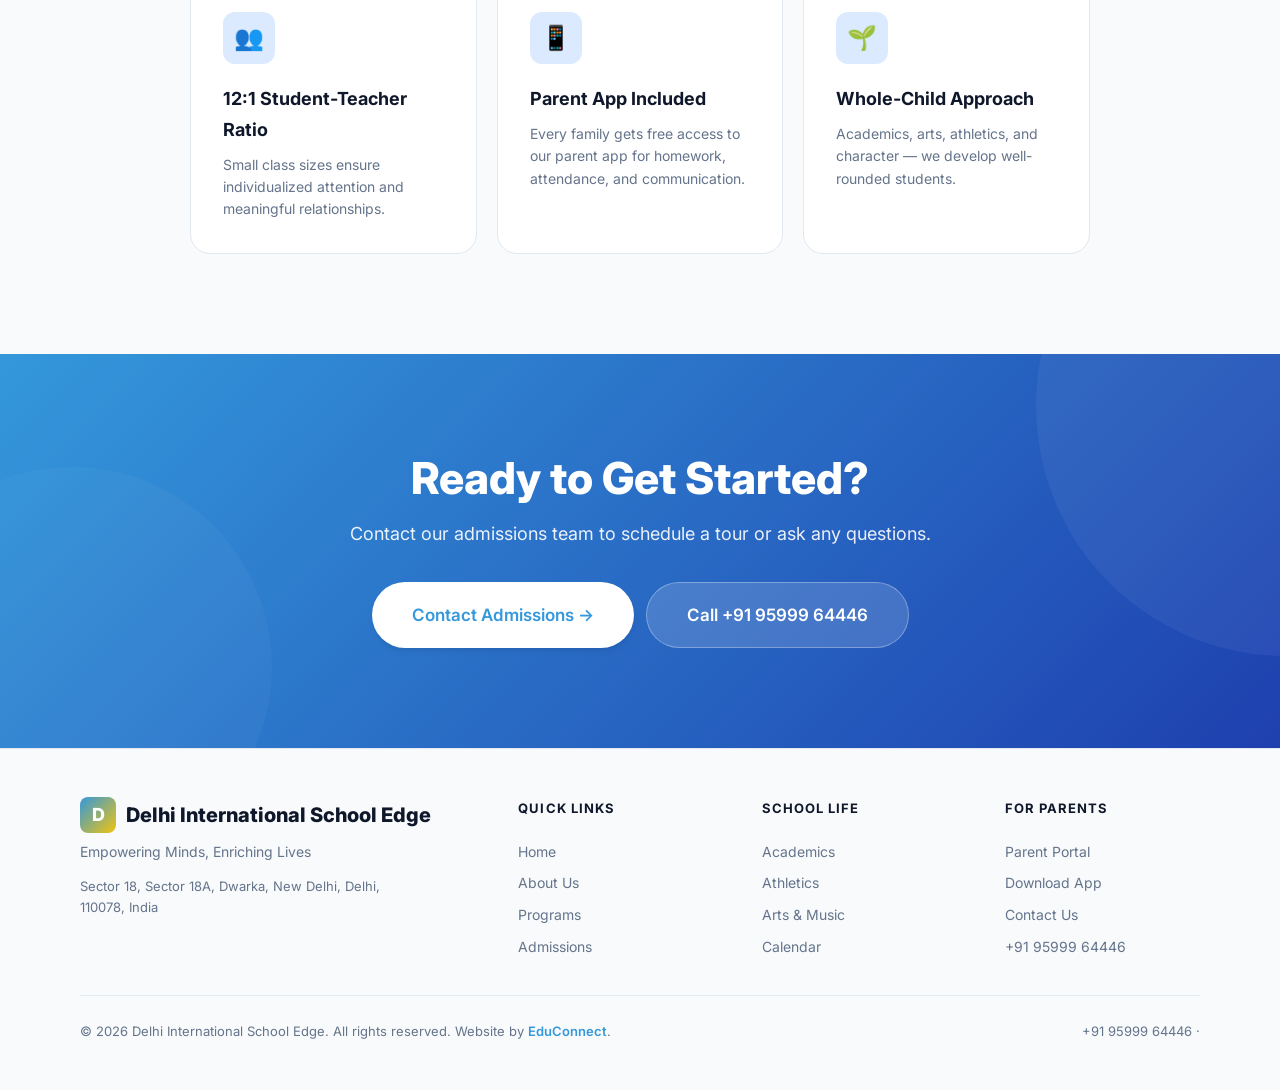
<file: admissions.html>
<!DOCTYPE html><html lang="en"><head>
  <meta charset="UTF-8"><meta name="viewport" content="width=device-width,initial-scale=1.0">
  <title>Admissions — Delhi International School Edge</title>
  <meta name="description" content="Admissions — Delhi International School Edge, a premier school in New Delhi, Delhi serving Pre-K – 8th Grade.">
  <meta property="og:title" content="Admissions — Delhi International School Edge"><meta property="og:type" content="website">
  <link rel="preconnect" href="https://fonts.googleapis.com"><link rel="preconnect" href="https://fonts.gstatic.com" crossorigin>
  <link href="https://fonts.googleapis.com/css2?family=Inter:wght@400;500;600;700;800&display=swap" rel="stylesheet">
  <link rel="stylesheet" href="/styles.css"><script src="/main.js" defer></script>
</head><body><div class="demo-banner">
  ✨ This is a <strong>demo website</strong> built for <strong>Delhi International School Edge</strong>.
  <a href="mailto:bhupender@myfirststepschool.com">Want a website + parent app for your school?</a> Call +91-9717267473
</div>
<nav class="navbar">
  <a href="/" class="logo"><span class="logo-icon">D</span>Delhi International School Edge</a>
  <div class="nav-links">
    <a href="/">Home</a>
    <a href="/about.html">About</a>
    <a href="/programs.html">Programs</a>
    <a href="/admissions.html">Admissions</a>
    <a href="/contact.html">Contact</a>
    <a href="/parents.html" class="btn btn-primary" style="padding:10px 24px;font-size:14px">Parent Portal</a>
  </div>
  <button class="hamburger" aria-label="Toggle menu"><span></span><span></span><span></span></button>
</nav><main>
<section class="page-hero"><div class="container">
  <div class="badge animate-on-scroll mb-4">Join Our Community</div>
  <h1 class="heading-xl animate-on-scroll mb-4">Admissions</h1>
  <p class="text-lg text-muted max-w-lg mx-auto animate-on-scroll">We welcome families who value academic excellence, character development, and a nurturing school community.</p>
</div></section>
<section class="section-padding"><div class="container">
  <div class="text-center mb-16">
    <h2 class="heading-lg animate-on-scroll mb-4">How to Apply</h2>
    <p class="text-lg text-muted max-w-lg mx-auto animate-on-scroll">Our admissions process is simple and personal.</p>
  </div>
  <div class="admissions-steps">
    <div class="adm-step animate-on-scroll stagger-1"><div class="adm-step-num">1</div><div><h4>Schedule a Tour</h4><p>Visit our campus, meet our teachers, and see our classrooms in action.</p></div></div>
    <div class="adm-step animate-on-scroll stagger-2"><div class="adm-step-num">2</div><div><h4>Submit an Application</h4><p>Complete our online application form with your child's information and school records.</p></div></div>
    <div class="adm-step animate-on-scroll stagger-3"><div class="adm-step-num">3</div><div><h4>Student Assessment</h4><p>Your child will participate in a brief, age-appropriate assessment.</p></div></div>
    <div class="adm-step animate-on-scroll stagger-4"><div class="adm-step-num">4</div><div><h4>Acceptance &amp; Enrollment</h4><p>Upon acceptance, complete enrollment paperwork. Welcome to Delhi International School Edge!</p></div></div>
  </div>
</div></section>
<section class="features-section section-padding"><div class="container">
  <div class="text-center mb-16"><h2 class="heading-lg animate-on-scroll mb-4">What Sets Us Apart</h2></div>
  <div class="features-grid" style="max-width:900px;margin:0 auto">
    <div class="feature-card animate-on-scroll stagger-1"><div class="feature-icon">👥</div><h3>12:1 Student-Teacher Ratio</h3><p>Small class sizes ensure individualized attention and meaningful relationships.</p></div>
    <div class="feature-card animate-on-scroll stagger-2"><div class="feature-icon">📱</div><h3>Parent App Included</h3><p>Every family gets free access to our parent app for homework, attendance, and communication.</p></div>
    <div class="feature-card animate-on-scroll stagger-3"><div class="feature-icon">🌱</div><h3>Whole-Child Approach</h3><p>Academics, arts, athletics, and character — we develop well-rounded students.</p></div>
  </div>
</div></section>
<section class="cta-section"><div class="container"><div class="cta-content animate-on-scroll">
  <h2>Ready to Get Started?</h2>
  <p>Contact our admissions team to schedule a tour or ask any questions.</p>
  <div class="cta-actions">
    <a href="/contact.html" class="btn btn-white btn-lg">Contact Admissions →</a>
    <a href="tel:+91 95999 64446" class="btn btn-lg" style="background:rgba(255,255,255,.15);color:white;border:1px solid rgba(255,255,255,.3)">Call +91 95999 64446</a>
  </div>
</div></div></section>
</main><footer class="footer">
  <div class="container">
    <div class="footer-grid">
      <div class="footer-brand">
        <div class="logo" style="margin-bottom:8px"><span class="logo-icon">D</span>Delhi International School Edge</div>
        <p>Empowering Minds, Enriching Lives</p>
        <p style="margin-top:12px;font-size:13px">Sector 18, Sector 18A, Dwarka, New Delhi, Delhi, 110078, India</p>
      </div>
      <div class="footer-col"><h4>Quick Links</h4><a href="/">Home</a><a href="/about.html">About Us</a><a href="/programs.html">Programs</a><a href="/admissions.html">Admissions</a></div>
      <div class="footer-col"><h4>School Life</h4><a href="/programs.html">Academics</a><a href="/programs.html">Athletics</a><a href="/programs.html">Arts &amp; Music</a><a href="/contact.html">Calendar</a></div>
      <div class="footer-col"><h4>For Parents</h4><a href="/parents.html">Parent Portal</a><a href="/parents.html">Download App</a><a href="/contact.html">Contact Us</a><a href="tel:+91 95999 64446">+91 95999 64446</a></div>
    </div>
    <div class="footer-bottom">
      <p>&copy; 2026 Delhi International School Edge. All rights reserved. Website by <a href="mailto:bhupender@myfirststepschool.com">EduConnect</a>.</p>
      <p>+91 95999 64446 &middot; <a href="mailto:"></a></p>
    </div>
  </div>
</footer></body></html>
</file>
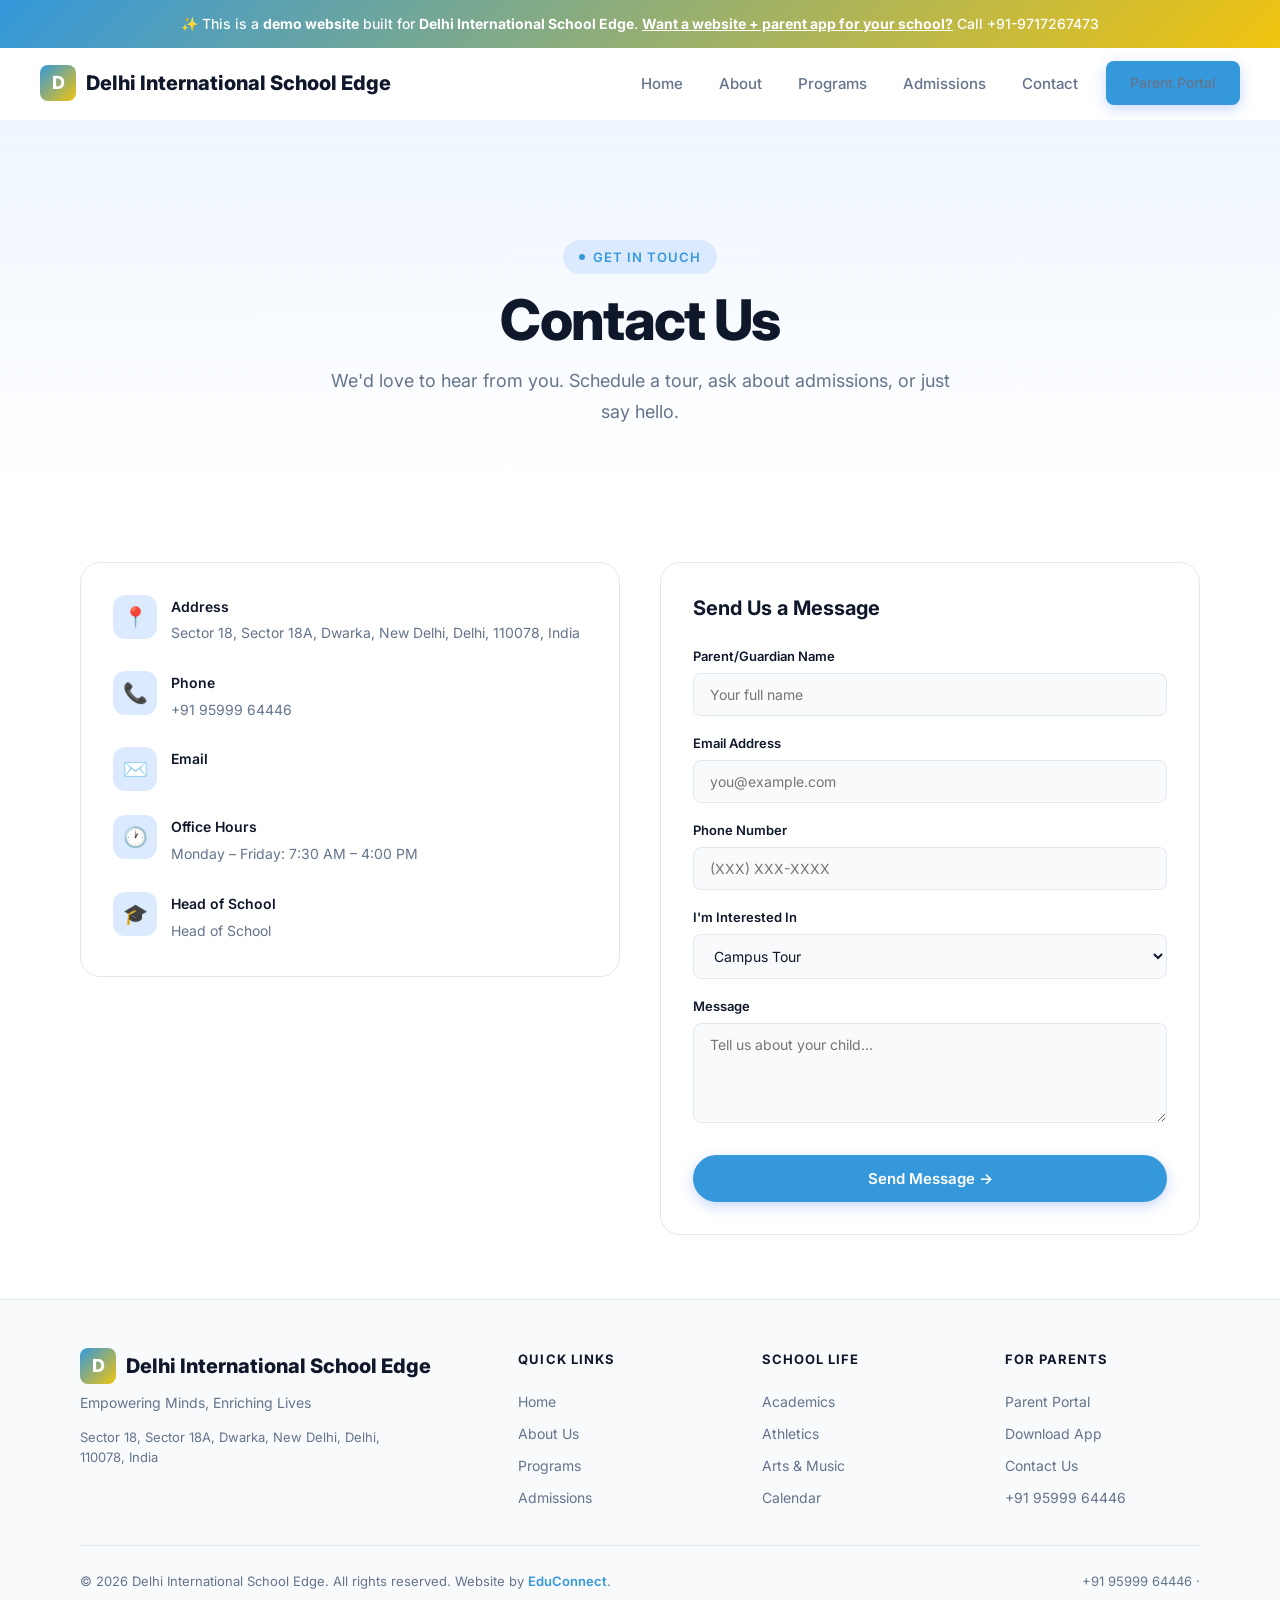
<file: contact.html>
<!DOCTYPE html><html lang="en"><head>
  <meta charset="UTF-8"><meta name="viewport" content="width=device-width,initial-scale=1.0">
  <title>Contact — Delhi International School Edge</title>
  <meta name="description" content="Contact — Delhi International School Edge, a premier school in New Delhi, Delhi serving Pre-K – 8th Grade.">
  <meta property="og:title" content="Contact — Delhi International School Edge"><meta property="og:type" content="website">
  <link rel="preconnect" href="https://fonts.googleapis.com"><link rel="preconnect" href="https://fonts.gstatic.com" crossorigin>
  <link href="https://fonts.googleapis.com/css2?family=Inter:wght@400;500;600;700;800&display=swap" rel="stylesheet">
  <link rel="stylesheet" href="/styles.css"><script src="/main.js" defer></script>
</head><body><div class="demo-banner">
  ✨ This is a <strong>demo website</strong> built for <strong>Delhi International School Edge</strong>.
  <a href="mailto:bhupender@myfirststepschool.com">Want a website + parent app for your school?</a> Call +91-9717267473
</div>
<nav class="navbar">
  <a href="/" class="logo"><span class="logo-icon">D</span>Delhi International School Edge</a>
  <div class="nav-links">
    <a href="/">Home</a>
    <a href="/about.html">About</a>
    <a href="/programs.html">Programs</a>
    <a href="/admissions.html">Admissions</a>
    <a href="/contact.html">Contact</a>
    <a href="/parents.html" class="btn btn-primary" style="padding:10px 24px;font-size:14px">Parent Portal</a>
  </div>
  <button class="hamburger" aria-label="Toggle menu"><span></span><span></span><span></span></button>
</nav><main>
<section class="page-hero"><div class="container">
  <div class="badge animate-on-scroll mb-4">Get in Touch</div>
  <h1 class="heading-xl animate-on-scroll mb-4">Contact Us</h1>
  <p class="text-lg text-muted max-w-lg mx-auto animate-on-scroll">We'd love to hear from you. Schedule a tour, ask about admissions, or just say hello.</p>
</div></section>
<section class="content-section"><div class="container" style="max-width:1200px"><div class="contact-grid">
  <div>
    <div class="contact-info-card animate-on-scroll mb-8">
      <div class="contact-item"><div class="contact-icon">📍</div><div><h4>Address</h4><p>Sector 18, Sector 18A, Dwarka, New Delhi, Delhi, 110078, India</p></div></div>
      <div class="contact-item"><div class="contact-icon">📞</div><div><h4>Phone</h4><p>+91 95999 64446</p></div></div>
      <div class="contact-item"><div class="contact-icon">✉️</div><div><h4>Email</h4><p></p></div></div>
      <div class="contact-item"><div class="contact-icon">🕐</div><div><h4>Office Hours</h4><p>Monday – Friday: 7:30 AM – 4:00 PM</p></div></div>
      <div class="contact-item"><div class="contact-icon">🎓</div><div><h4>Head of School</h4><p>Head of School</p></div></div>
    </div>
  </div>
  <div class="contact-form animate-on-scroll">
    <h3 class="heading-sm mb-6">Send Us a Message</h3>
    <form action="mailto:" method="POST" enctype="text/plain">
      <div class="form-group"><label class="form-label">Parent/Guardian Name</label><input type="text" class="form-input" placeholder="Your full name" required></div>
      <div class="form-group"><label class="form-label">Email Address</label><input type="email" class="form-input" placeholder="you@example.com" required></div>
      <div class="form-group"><label class="form-label">Phone Number</label><input type="tel" class="form-input" placeholder="(XXX) XXX-XXXX"></div>
      <div class="form-group"><label class="form-label">I'm Interested In</label>
        <select class="form-input"><option>Campus Tour</option><option>Admissions Inquiry</option><option>Transfer Student</option><option>General Question</option></select>
      </div>
      <div class="form-group"><label class="form-label">Message</label><textarea class="form-textarea" placeholder="Tell us about your child..." rows="4" required></textarea></div>
      <button type="submit" class="btn btn-primary" style="width:100%">Send Message →</button>
    </form>
  </div>
</div></div></section>
</main><footer class="footer">
  <div class="container">
    <div class="footer-grid">
      <div class="footer-brand">
        <div class="logo" style="margin-bottom:8px"><span class="logo-icon">D</span>Delhi International School Edge</div>
        <p>Empowering Minds, Enriching Lives</p>
        <p style="margin-top:12px;font-size:13px">Sector 18, Sector 18A, Dwarka, New Delhi, Delhi, 110078, India</p>
      </div>
      <div class="footer-col"><h4>Quick Links</h4><a href="/">Home</a><a href="/about.html">About Us</a><a href="/programs.html">Programs</a><a href="/admissions.html">Admissions</a></div>
      <div class="footer-col"><h4>School Life</h4><a href="/programs.html">Academics</a><a href="/programs.html">Athletics</a><a href="/programs.html">Arts &amp; Music</a><a href="/contact.html">Calendar</a></div>
      <div class="footer-col"><h4>For Parents</h4><a href="/parents.html">Parent Portal</a><a href="/parents.html">Download App</a><a href="/contact.html">Contact Us</a><a href="tel:+91 95999 64446">+91 95999 64446</a></div>
    </div>
    <div class="footer-bottom">
      <p>&copy; 2026 Delhi International School Edge. All rights reserved. Website by <a href="mailto:bhupender@myfirststepschool.com">EduConnect</a>.</p>
      <p>+91 95999 64446 &middot; <a href="mailto:"></a></p>
    </div>
  </div>
</footer></body></html>
</file>
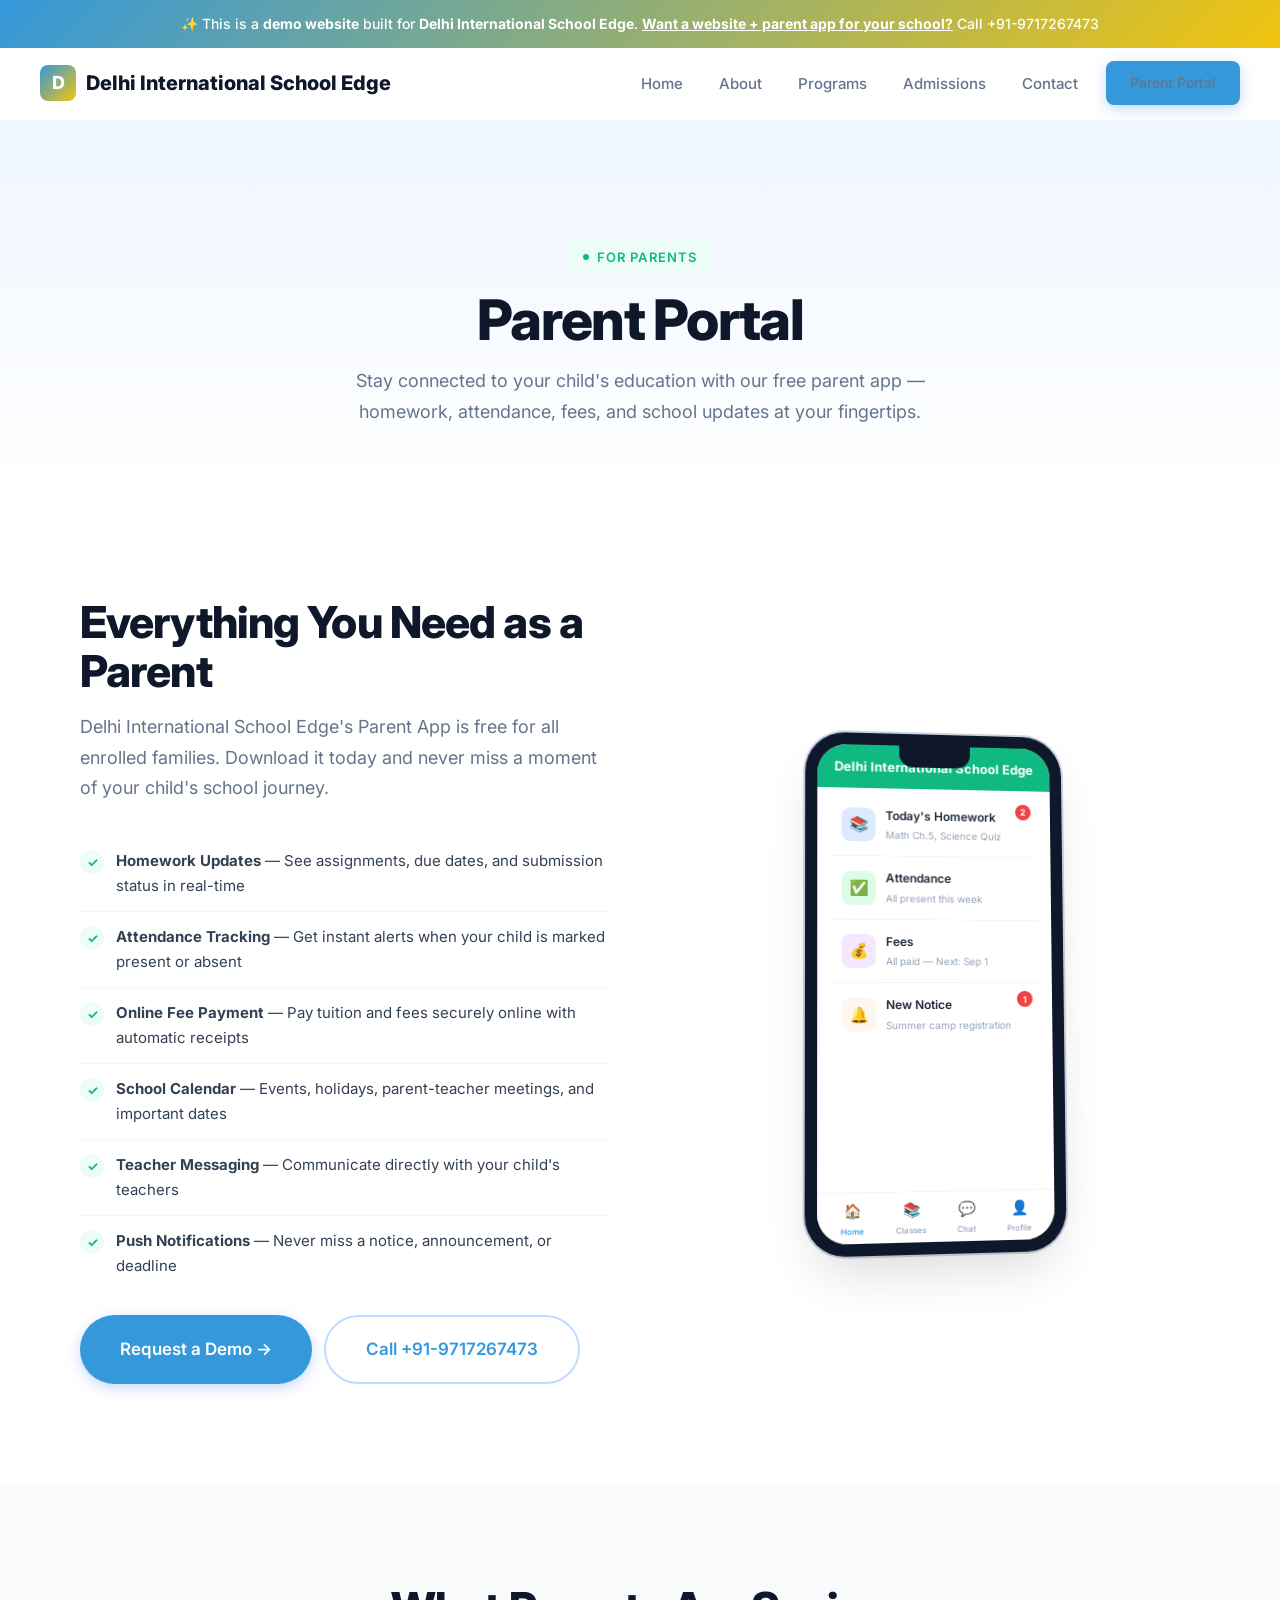
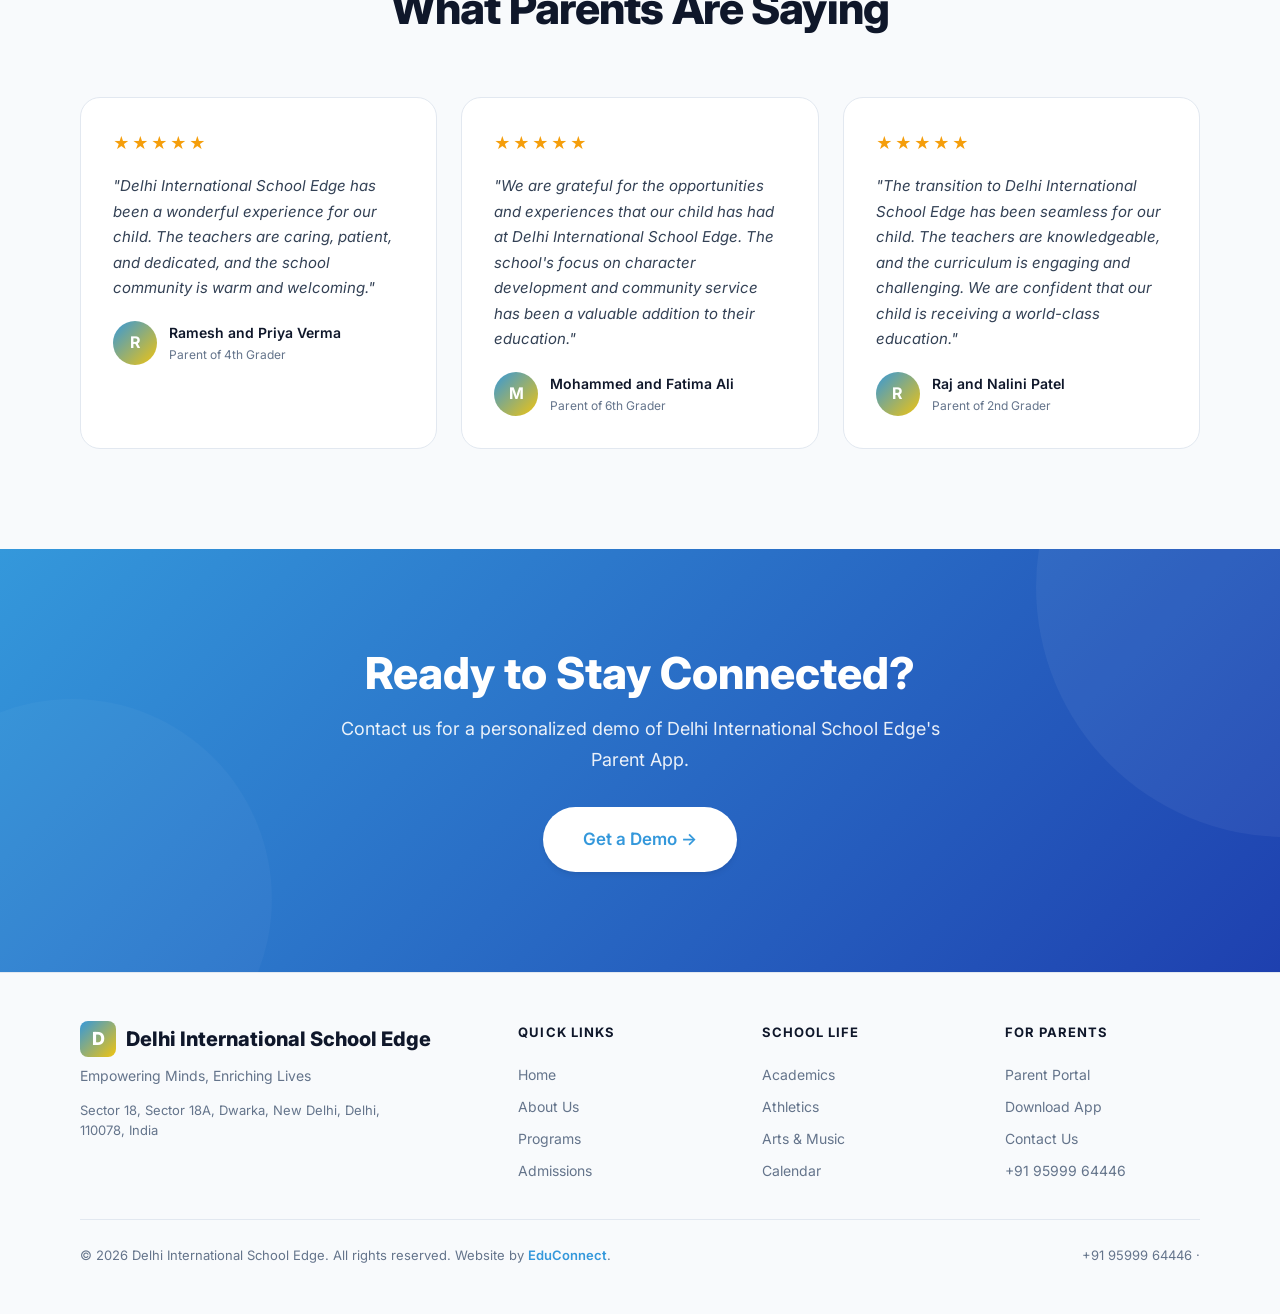
<file: parents.html>
<!DOCTYPE html><html lang="en"><head>
  <meta charset="UTF-8"><meta name="viewport" content="width=device-width,initial-scale=1.0">
  <title>Parent Portal — Delhi International School Edge</title>
  <meta name="description" content="Parent Portal — Delhi International School Edge, a premier school in New Delhi, Delhi serving Pre-K – 8th Grade.">
  <meta property="og:title" content="Parent Portal — Delhi International School Edge"><meta property="og:type" content="website">
  <link rel="preconnect" href="https://fonts.googleapis.com"><link rel="preconnect" href="https://fonts.gstatic.com" crossorigin>
  <link href="https://fonts.googleapis.com/css2?family=Inter:wght@400;500;600;700;800&display=swap" rel="stylesheet">
  <link rel="stylesheet" href="/styles.css"><script src="/main.js" defer></script>
</head><body><div class="demo-banner">
  ✨ This is a <strong>demo website</strong> built for <strong>Delhi International School Edge</strong>.
  <a href="mailto:bhupender@myfirststepschool.com">Want a website + parent app for your school?</a> Call +91-9717267473
</div>
<nav class="navbar">
  <a href="/" class="logo"><span class="logo-icon">D</span>Delhi International School Edge</a>
  <div class="nav-links">
    <a href="/">Home</a>
    <a href="/about.html">About</a>
    <a href="/programs.html">Programs</a>
    <a href="/admissions.html">Admissions</a>
    <a href="/contact.html">Contact</a>
    <a href="/parents.html" class="btn btn-primary" style="padding:10px 24px;font-size:14px">Parent Portal</a>
  </div>
  <button class="hamburger" aria-label="Toggle menu"><span></span><span></span><span></span></button>
</nav><main>
<section class="page-hero"><div class="container">
  <div class="badge accent animate-on-scroll mb-4">For Parents</div>
  <h1 class="heading-xl animate-on-scroll mb-4">Parent Portal</h1>
  <p class="text-lg text-muted max-w-lg mx-auto animate-on-scroll">Stay connected to your child's education with our free parent app — homework, attendance, fees, and school updates at your fingertips.</p>
</div></section>
<section class="portal-section section-padding"><div class="container"><div class="portal-grid">
  <div>
    <h2 class="heading-lg animate-on-scroll mb-4">Everything You Need as a Parent</h2>
    <p class="text-lg text-muted animate-on-scroll mb-8">Delhi International School Edge's Parent App is free for all enrolled families. Download it today and never miss a moment of your child's school journey.</p>
    <ul class="portal-features animate-on-scroll">
      <li><span class="pf-icon">✓</span><div><strong>Homework Updates</strong> — See assignments, due dates, and submission status in real-time</div></li>
      <li><span class="pf-icon">✓</span><div><strong>Attendance Tracking</strong> — Get instant alerts when your child is marked present or absent</div></li>
      <li><span class="pf-icon">✓</span><div><strong>Online Fee Payment</strong> — Pay tuition and fees securely online with automatic receipts</div></li>
      <li><span class="pf-icon">✓</span><div><strong>School Calendar</strong> — Events, holidays, parent-teacher meetings, and important dates</div></li>
      <li><span class="pf-icon">✓</span><div><strong>Teacher Messaging</strong> — Communicate directly with your child's teachers</div></li>
      <li><span class="pf-icon">✓</span><div><strong>Push Notifications</strong> — Never miss a notice, announcement, or deadline</div></li>
    </ul>
    <div class="animate-on-scroll" style="display:flex;gap:12px;flex-wrap:wrap;margin-top:24px">
      <a href="mailto:bhupender@myfirststepschool.com?subject=Parent App Demo" class="btn btn-primary btn-lg">Request a Demo →</a>
      <a href="tel:+919717267473" class="btn btn-outline btn-lg">Call +91-9717267473</a>
    </div>
  </div>
  <div class="animate-on-scroll" style="display:flex;justify-content:center">
    <div class="phone-mockup" style="transform:perspective(1000px) rotateY(6deg) rotateX(3deg)"><div class="phone-screen">
      <div class="phone-status-bar" style="background:var(--accent)">Delhi International School Edge</div>
      <div class="phone-screen-content">
        <div class="phone-nav-item"><div class="phone-nav-icon blue">📚</div><div><div class="phone-nav-label">Today's Homework</div><div class="phone-nav-sub">Math Ch.5, Science Quiz</div></div><div class="phone-badge">2</div></div>
        <div class="phone-nav-item"><div class="phone-nav-icon green">✅</div><div><div class="phone-nav-label">Attendance</div><div class="phone-nav-sub">All present this week</div></div></div>
        <div class="phone-nav-item"><div class="phone-nav-icon purple">💰</div><div><div class="phone-nav-label">Fees</div><div class="phone-nav-sub">All paid — Next: Sep 1</div></div></div>
        <div class="phone-nav-item"><div class="phone-nav-icon orange">🔔</div><div><div class="phone-nav-label">New Notice</div><div class="phone-nav-sub">Summer camp registration</div></div><div class="phone-badge">1</div></div>
      </div>
      <div class="phone-bottom-bar">
        <div class="phone-tab active"><div style="font-size:14px">🏠</div>Home</div>
        <div class="phone-tab"><div style="font-size:14px">📚</div>Classes</div>
        <div class="phone-tab"><div style="font-size:14px">💬</div>Chat</div>
        <div class="phone-tab"><div style="font-size:14px">👤</div>Profile</div>
      </div>
    </div></div>
  </div>
</div></div></section>
<section class="testimonials-section section-padding"><div class="container">
  <div class="text-center mb-16"><h2 class="heading-lg animate-on-scroll mb-4">What Parents Are Saying</h2></div>
  <div class="testimonials-grid">
      <div class="testimonial-card animate-on-scroll stagger-1">
        <div class="stars"><span class="star">★</span><span class="star">★</span><span class="star">★</span><span class="star">★</span><span class="star">★</span></div>
        <p class="testimonial-text">"Delhi International School Edge has been a wonderful experience for our child. The teachers are caring, patient, and dedicated, and the school community is warm and welcoming."</p>
        <div class="testimonial-author"><div class="author-avatar">R</div>
        <div class="author-info"><div class="author-name">Ramesh and Priya Verma</div><div class="author-role">Parent of 4th Grader</div></div></div>
      </div>
      <div class="testimonial-card animate-on-scroll stagger-2">
        <div class="stars"><span class="star">★</span><span class="star">★</span><span class="star">★</span><span class="star">★</span><span class="star">★</span></div>
        <p class="testimonial-text">"We are grateful for the opportunities and experiences that our child has had at Delhi International School Edge. The school's focus on character development and community service has been a valuable addition to their education."</p>
        <div class="testimonial-author"><div class="author-avatar">M</div>
        <div class="author-info"><div class="author-name">Mohammed and Fatima Ali</div><div class="author-role">Parent of 6th Grader</div></div></div>
      </div>
      <div class="testimonial-card animate-on-scroll stagger-3">
        <div class="stars"><span class="star">★</span><span class="star">★</span><span class="star">★</span><span class="star">★</span><span class="star">★</span></div>
        <p class="testimonial-text">"The transition to Delhi International School Edge has been seamless for our child. The teachers are knowledgeable, and the curriculum is engaging and challenging. We are confident that our child is receiving a world-class education."</p>
        <div class="testimonial-author"><div class="author-avatar">R</div>
        <div class="author-info"><div class="author-name">Raj and Nalini Patel</div><div class="author-role">Parent of 2nd Grader</div></div></div>
      </div></div>
</div></section>
<section class="cta-section"><div class="container"><div class="cta-content animate-on-scroll">
  <h2>Ready to Stay Connected?</h2>
  <p>Contact us for a personalized demo of Delhi International School Edge's Parent App.</p>
  <div class="cta-actions"><a href="mailto:bhupender@myfirststepschool.com?subject=Demo Request" class="btn btn-white btn-lg">Get a Demo →</a></div>
</div></div></section>
</main><footer class="footer">
  <div class="container">
    <div class="footer-grid">
      <div class="footer-brand">
        <div class="logo" style="margin-bottom:8px"><span class="logo-icon">D</span>Delhi International School Edge</div>
        <p>Empowering Minds, Enriching Lives</p>
        <p style="margin-top:12px;font-size:13px">Sector 18, Sector 18A, Dwarka, New Delhi, Delhi, 110078, India</p>
      </div>
      <div class="footer-col"><h4>Quick Links</h4><a href="/">Home</a><a href="/about.html">About Us</a><a href="/programs.html">Programs</a><a href="/admissions.html">Admissions</a></div>
      <div class="footer-col"><h4>School Life</h4><a href="/programs.html">Academics</a><a href="/programs.html">Athletics</a><a href="/programs.html">Arts &amp; Music</a><a href="/contact.html">Calendar</a></div>
      <div class="footer-col"><h4>For Parents</h4><a href="/parents.html">Parent Portal</a><a href="/parents.html">Download App</a><a href="/contact.html">Contact Us</a><a href="tel:+91 95999 64446">+91 95999 64446</a></div>
    </div>
    <div class="footer-bottom">
      <p>&copy; 2026 Delhi International School Edge. All rights reserved. Website by <a href="mailto:bhupender@myfirststepschool.com">EduConnect</a>.</p>
      <p>+91 95999 64446 &middot; <a href="mailto:"></a></p>
    </div>
  </div>
</footer></body></html>
</file>
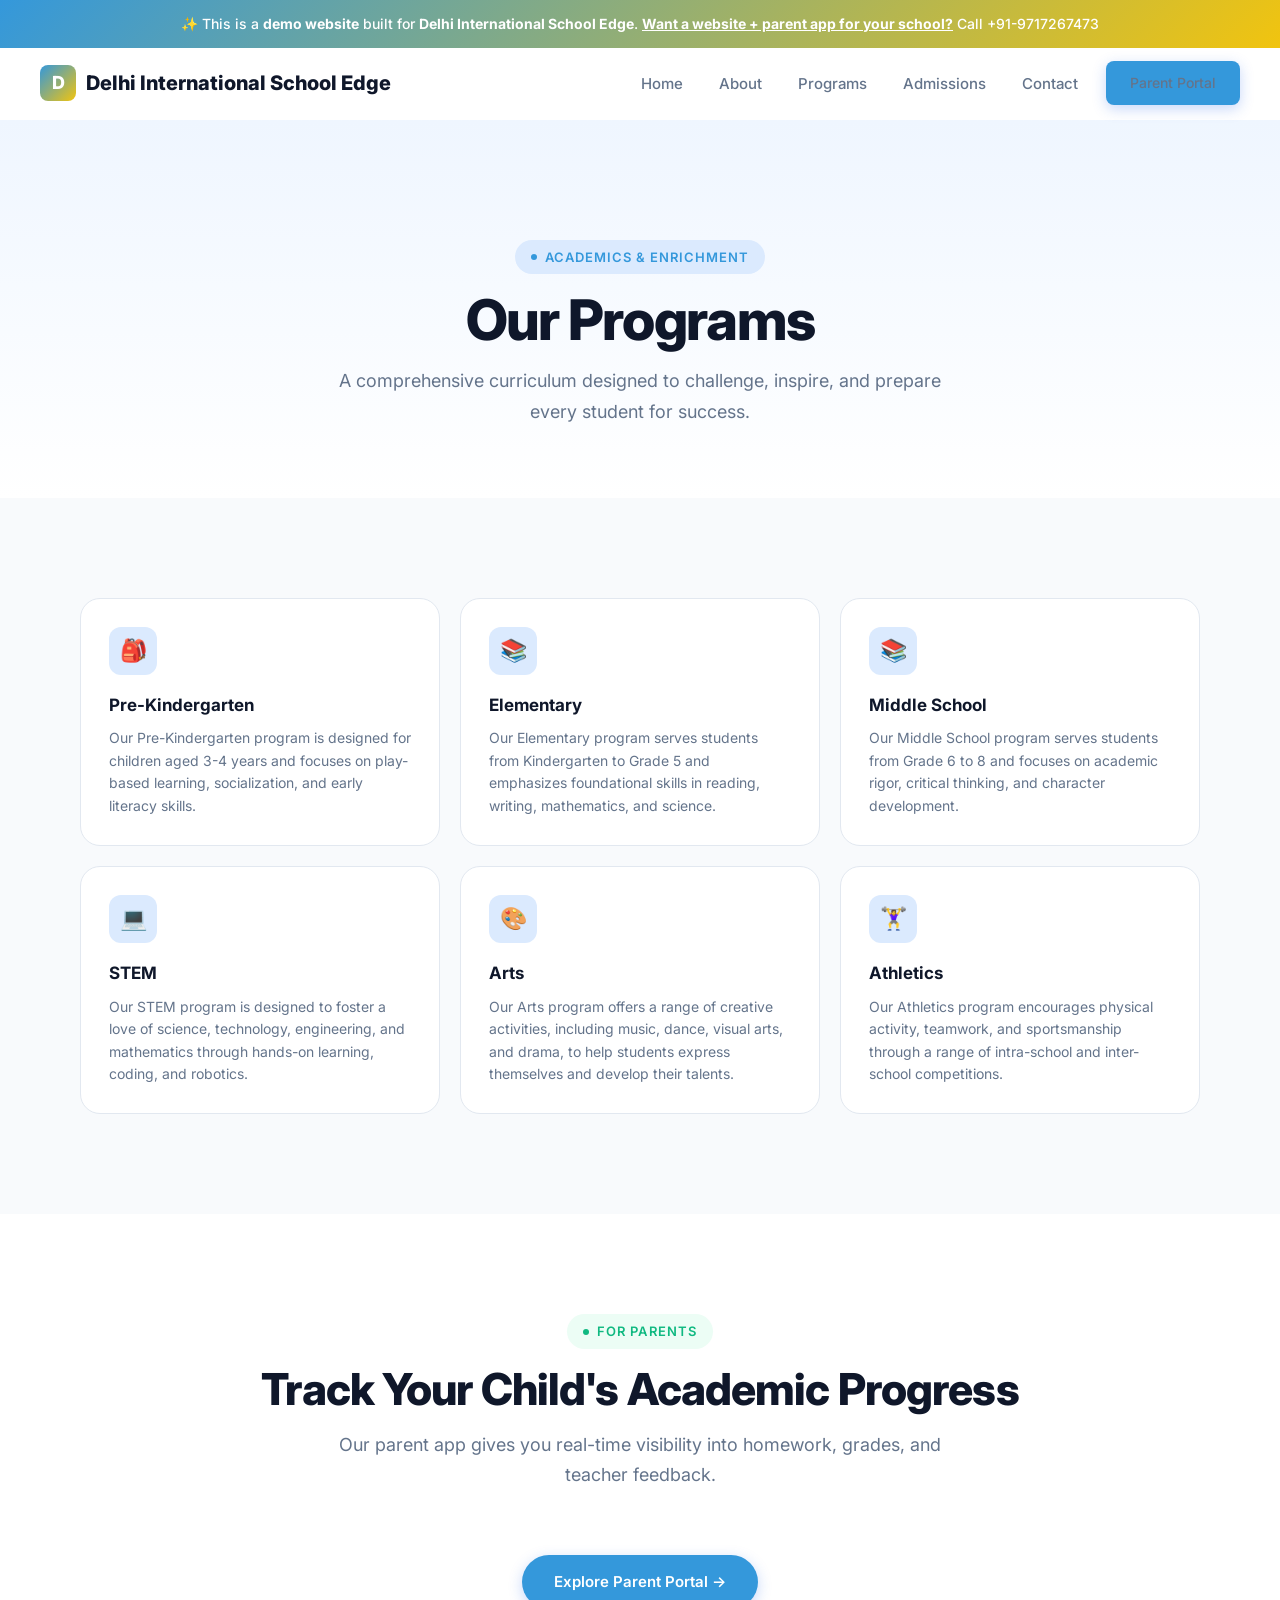
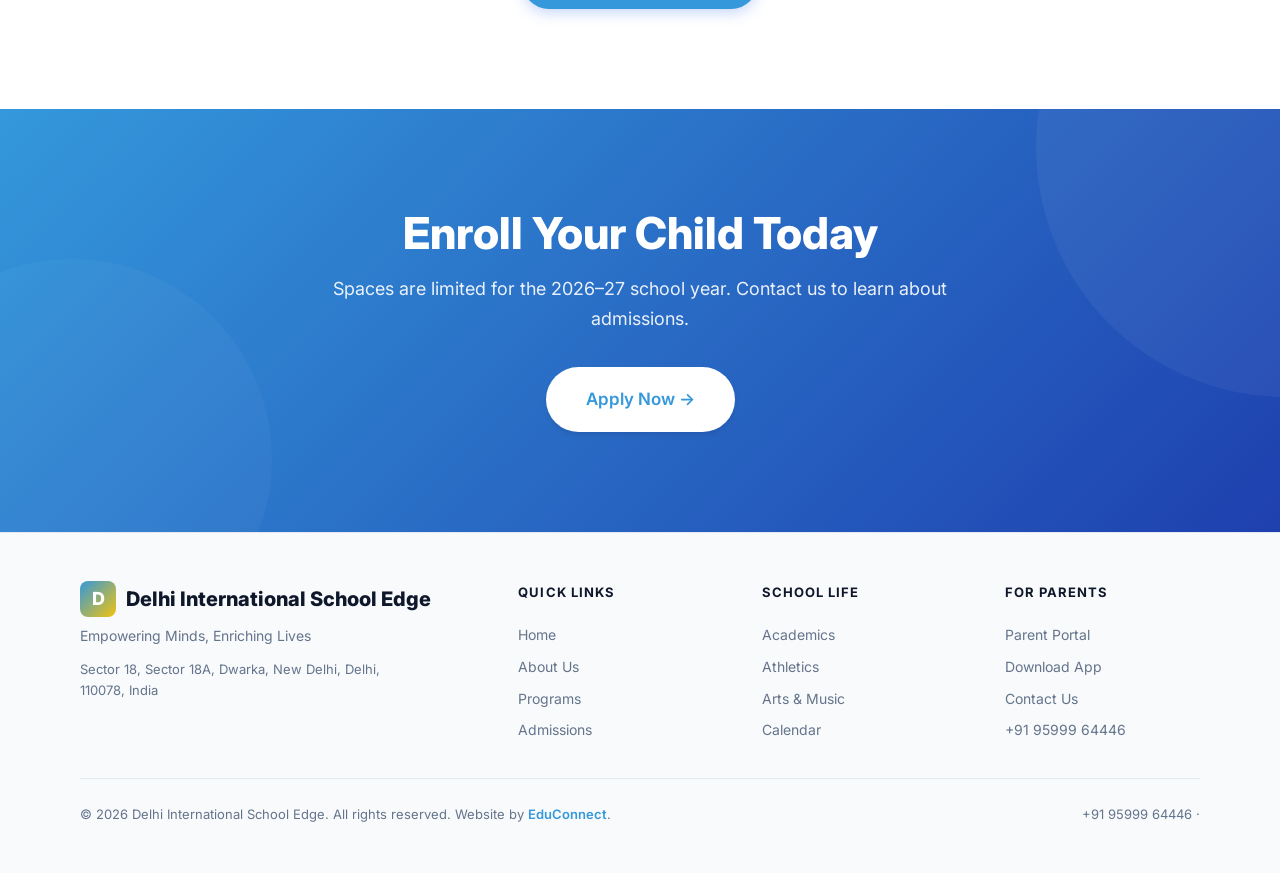
<file: programs.html>
<!DOCTYPE html><html lang="en"><head>
  <meta charset="UTF-8"><meta name="viewport" content="width=device-width,initial-scale=1.0">
  <title>Programs — Delhi International School Edge</title>
  <meta name="description" content="Programs — Delhi International School Edge, a premier school in New Delhi, Delhi serving Pre-K – 8th Grade.">
  <meta property="og:title" content="Programs — Delhi International School Edge"><meta property="og:type" content="website">
  <link rel="preconnect" href="https://fonts.googleapis.com"><link rel="preconnect" href="https://fonts.gstatic.com" crossorigin>
  <link href="https://fonts.googleapis.com/css2?family=Inter:wght@400;500;600;700;800&display=swap" rel="stylesheet">
  <link rel="stylesheet" href="/styles.css"><script src="/main.js" defer></script>
</head><body><div class="demo-banner">
  ✨ This is a <strong>demo website</strong> built for <strong>Delhi International School Edge</strong>.
  <a href="mailto:bhupender@myfirststepschool.com">Want a website + parent app for your school?</a> Call +91-9717267473
</div>
<nav class="navbar">
  <a href="/" class="logo"><span class="logo-icon">D</span>Delhi International School Edge</a>
  <div class="nav-links">
    <a href="/">Home</a>
    <a href="/about.html">About</a>
    <a href="/programs.html">Programs</a>
    <a href="/admissions.html">Admissions</a>
    <a href="/contact.html">Contact</a>
    <a href="/parents.html" class="btn btn-primary" style="padding:10px 24px;font-size:14px">Parent Portal</a>
  </div>
  <button class="hamburger" aria-label="Toggle menu"><span></span><span></span><span></span></button>
</nav><main>
<section class="page-hero"><div class="container">
  <div class="badge animate-on-scroll mb-4">Academics &amp; Enrichment</div>
  <h1 class="heading-xl animate-on-scroll mb-4">Our Programs</h1>
  <p class="text-lg text-muted max-w-lg mx-auto animate-on-scroll">A comprehensive curriculum designed to challenge, inspire, and prepare every student for success.</p>
</div></section>
<section class="section-padding" style="background:var(--bg-alt)"><div class="container">
  <div class="programs-grid">
      <div class="program-card animate-on-scroll stagger-1">
        <div class="program-icon">🎒</div><h3>Pre-Kindergarten</h3><p>Our Pre-Kindergarten program is designed for children aged 3-4 years and focuses on play-based learning, socialization, and early literacy skills.</p>
      </div>
      <div class="program-card animate-on-scroll stagger-2">
        <div class="program-icon">📚</div><h3>Elementary</h3><p>Our Elementary program serves students from Kindergarten to Grade 5 and emphasizes foundational skills in reading, writing, mathematics, and science.</p>
      </div>
      <div class="program-card animate-on-scroll stagger-3">
        <div class="program-icon">📚</div><h3>Middle School</h3><p>Our Middle School program serves students from Grade 6 to 8 and focuses on academic rigor, critical thinking, and character development.</p>
      </div>
      <div class="program-card animate-on-scroll stagger-4">
        <div class="program-icon">💻</div><h3>STEM</h3><p>Our STEM program is designed to foster a love of science, technology, engineering, and mathematics through hands-on learning, coding, and robotics.</p>
      </div>
      <div class="program-card animate-on-scroll stagger-5">
        <div class="program-icon">🎨</div><h3>Arts</h3><p>Our Arts program offers a range of creative activities, including music, dance, visual arts, and drama, to help students express themselves and develop their talents.</p>
      </div>
      <div class="program-card animate-on-scroll stagger-6">
        <div class="program-icon">🏋️‍♀️</div><h3>Athletics</h3><p>Our Athletics program encourages physical activity, teamwork, and sportsmanship through a range of intra-school and inter-school competitions.</p>
      </div></div>
</div></section>
<section class="portal-section section-padding"><div class="container">
  <div class="text-center mb-16">
    <div class="badge accent animate-on-scroll mb-4">For Parents</div>
    <h2 class="heading-lg animate-on-scroll mb-4">Track Your Child's Academic Progress</h2>
    <p class="text-lg text-muted max-w-lg mx-auto animate-on-scroll">Our parent app gives you real-time visibility into homework, grades, and teacher feedback.</p>
  </div>
  <div class="text-center animate-on-scroll"><a href="/parents.html" class="btn btn-primary">Explore Parent Portal →</a></div>
</div></section>
<section class="cta-section"><div class="container"><div class="cta-content animate-on-scroll">
  <h2>Enroll Your Child Today</h2>
  <p>Spaces are limited for the 2026–27 school year. Contact us to learn about admissions.</p>
  <div class="cta-actions"><a href="/admissions.html" class="btn btn-white btn-lg">Apply Now →</a></div>
</div></div></section>
</main><footer class="footer">
  <div class="container">
    <div class="footer-grid">
      <div class="footer-brand">
        <div class="logo" style="margin-bottom:8px"><span class="logo-icon">D</span>Delhi International School Edge</div>
        <p>Empowering Minds, Enriching Lives</p>
        <p style="margin-top:12px;font-size:13px">Sector 18, Sector 18A, Dwarka, New Delhi, Delhi, 110078, India</p>
      </div>
      <div class="footer-col"><h4>Quick Links</h4><a href="/">Home</a><a href="/about.html">About Us</a><a href="/programs.html">Programs</a><a href="/admissions.html">Admissions</a></div>
      <div class="footer-col"><h4>School Life</h4><a href="/programs.html">Academics</a><a href="/programs.html">Athletics</a><a href="/programs.html">Arts &amp; Music</a><a href="/contact.html">Calendar</a></div>
      <div class="footer-col"><h4>For Parents</h4><a href="/parents.html">Parent Portal</a><a href="/parents.html">Download App</a><a href="/contact.html">Contact Us</a><a href="tel:+91 95999 64446">+91 95999 64446</a></div>
    </div>
    <div class="footer-bottom">
      <p>&copy; 2026 Delhi International School Edge. All rights reserved. Website by <a href="mailto:bhupender@myfirststepschool.com">EduConnect</a>.</p>
      <p>+91 95999 64446 &middot; <a href="mailto:"></a></p>
    </div>
  </div>
</footer></body></html>
</file>
<file: styles.css>
/* ===== DESIGN SYSTEM — LIGHT PROFESSIONAL ===== */
:root{
  --primary:#3498db;--primary-50:#eff6ff;--primary-100:#dbeafe;--primary-200:#bfdbfe;
  --primary-500:#3498db;--primary-600:#1d4ed8;--primary-700:#1e40af;
  --secondary:#f1c40f;--accent:#10b981;--accent-50:#ecfdf5;
  --white:#fff;--gray-50:#f8fafc;--gray-100:#f1f5f9;--gray-200:#e2e8f0;--gray-300:#cbd5e1;
  --gray-400:#94a3b8;--gray-500:#64748b;--gray-600:#475569;--gray-700:#334155;
  --gray-800:#1e293b;--gray-900:#0f172a;
  --bg:var(--white);--bg-alt:var(--gray-50);--text:var(--gray-700);
  --text-heading:var(--gray-900);--text-muted:var(--gray-500);--border:var(--gray-200);
  --shadow-sm:0 1px 3px rgba(0,0,0,.06),0 1px 2px rgba(0,0,0,.04);
  --shadow-md:0 4px 6px -1px rgba(0,0,0,.07),0 2px 4px -2px rgba(0,0,0,.05);
  --shadow-lg:0 10px 15px -3px rgba(0,0,0,.08),0 4px 6px -4px rgba(0,0,0,.04);
  --shadow-xl:0 20px 25px -5px rgba(0,0,0,.08),0 8px 10px -6px rgba(0,0,0,.04);
  --shadow-2xl:0 25px 50px -12px rgba(0,0,0,.15);
  --shadow-primary:0 4px 14px rgba(37,99,235,.25);
  --radius-sm:8px;--radius-md:12px;--radius-lg:16px;--radius-xl:20px;--radius-2xl:24px;--radius-full:9999px;
  --font:'Inter',-apple-system,BlinkMacSystemFont,'Segoe UI',sans-serif;
}
*,*::before,*::after{margin:0;padding:0;box-sizing:border-box}
html{scroll-behavior:smooth;-webkit-font-smoothing:antialiased}
body{font-family:var(--font);background:var(--bg);color:var(--text);line-height:1.7;overflow-x:hidden;font-size:16px}
a{color:inherit;text-decoration:none}img{max-width:100%;display:block}button{font-family:inherit;cursor:pointer}
.container{max-width:1200px;margin:0 auto;padding:0 24px}
@media(min-width:768px){.container{padding:0 40px}}
.section-padding{padding:80px 0}
@media(min-width:768px){.section-padding{padding:100px 0}}
.badge{display:inline-flex;align-items:center;gap:8px;padding:6px 16px;font-size:13px;font-weight:600;text-transform:uppercase;letter-spacing:.08em;border-radius:var(--radius-full);background:var(--primary-100);color:var(--primary)}
.badge::before{content:'';width:6px;height:6px;border-radius:50%;background:var(--primary);animation:pulse 2s infinite}
.badge.accent{background:var(--accent-50);color:var(--accent)}.badge.accent::before{background:var(--accent)}
.heading-xl{font-size:clamp(32px,5vw,56px);font-weight:800;line-height:1.08;letter-spacing:-.03em;color:var(--text-heading)}
.heading-lg{font-size:clamp(28px,4vw,44px);font-weight:800;line-height:1.12;letter-spacing:-.02em;color:var(--text-heading)}
.heading-md{font-size:clamp(22px,3vw,32px);font-weight:700;line-height:1.2;color:var(--text-heading)}
.heading-sm{font-size:20px;font-weight:700;line-height:1.3;color:var(--text-heading)}
.text-lg{font-size:18px;line-height:1.7;color:var(--text)}
.text-base{font-size:16px;line-height:1.7;color:var(--text)}
.text-sm{font-size:14px;line-height:1.6;color:var(--text-muted)}
.text-center{text-align:center}.text-muted{color:var(--text-muted)}
.gradient-text{background:linear-gradient(135deg,var(--primary),var(--secondary));-webkit-background-clip:text;-webkit-text-fill-color:transparent;background-clip:text}
.max-w-lg{max-width:640px}.mx-auto{margin-left:auto;margin-right:auto}
.mb-4{margin-bottom:16px}.mb-6{margin-bottom:24px}.mb-8{margin-bottom:32px}
.mb-12{margin-bottom:48px}.mb-16{margin-bottom:64px}
.btn{display:inline-flex;align-items:center;justify-content:center;gap:8px;padding:14px 32px;font-size:15px;font-weight:600;border-radius:var(--radius-full);border:none;cursor:pointer;transition:all .25s cubic-bezier(.4,0,.2,1);text-decoration:none;white-space:nowrap}
.btn-primary{background:var(--primary);color:var(--white);box-shadow:var(--shadow-primary)}
.btn-primary:hover{background:var(--primary-600);transform:translateY(-2px);box-shadow:0 8px 24px rgba(37,99,235,.3)}
.btn-lg{padding:18px 40px;font-size:17px}
.btn-outline{background:transparent;color:var(--primary);border:2px solid var(--primary-200)}
.btn-outline:hover{background:var(--primary-50);border-color:var(--primary);transform:translateY(-2px)}
.btn-white{background:var(--white);color:var(--primary);box-shadow:var(--shadow-md)}
.btn-white:hover{transform:translateY(-2px);box-shadow:var(--shadow-lg)}
.demo-banner{background:linear-gradient(135deg,var(--primary),var(--secondary));color:var(--white);text-align:center;padding:12px 24px;font-size:14px;font-weight:500;position:relative;z-index:200}
.demo-banner strong{font-weight:700}.demo-banner a{color:var(--white);text-decoration:underline;font-weight:700}
.navbar{position:sticky;top:0;z-index:100;display:flex;justify-content:space-between;align-items:center;padding:0 24px;height:72px;background:rgba(255,255,255,.92);backdrop-filter:blur(20px) saturate(180%);border-bottom:1px solid transparent;transition:all .3s ease}
@media(min-width:768px){.navbar{padding:0 40px}}
.navbar.scrolled{border-bottom-color:var(--border);box-shadow:var(--shadow-sm)}
.logo{display:flex;align-items:center;gap:10px;font-size:18px;font-weight:800;color:var(--text-heading)}
@media(min-width:768px){.logo{font-size:20px}}
.logo-icon{width:36px;height:36px;border-radius:var(--radius-sm);background:linear-gradient(135deg,var(--primary),var(--secondary));display:flex;align-items:center;justify-content:center;color:white;font-size:18px;font-weight:800}
.nav-links{display:flex;gap:4px;align-items:center}
.nav-links a{padding:8px 16px;font-size:15px;font-weight:500;color:var(--text-muted);border-radius:var(--radius-sm);transition:all .2s ease}
.nav-links a:hover{color:var(--text-heading);background:var(--gray-50)}
.nav-links .btn{margin-left:8px}
.hamburger{display:none;background:none;border:none;padding:8px;min-height:44px;min-width:44px;flex-direction:column;justify-content:center;align-items:center}
.hamburger span{display:block;width:22px;height:2px;background:var(--gray-700);margin:3px 0;transition:all .3s ease;border-radius:2px}
.hamburger.active span:nth-child(1){transform:rotate(45deg) translate(4px,4px)}
.hamburger.active span:nth-child(2){opacity:0}
.hamburger.active span:nth-child(3){transform:rotate(-45deg) translate(4px,-4px)}
@media(max-width:768px){.hamburger{display:flex}.nav-links{display:none;position:fixed;top:72px;left:0;right:0;bottom:0;background:var(--white);flex-direction:column;align-items:center;justify-content:center;gap:16px;z-index:200}.nav-links.open{display:flex}.nav-links a{font-size:18px;padding:12px 24px}}
.hero{position:relative;overflow:hidden;background:linear-gradient(180deg,var(--primary-50) 0%,var(--white) 100%)}
.hero-inner{display:grid;grid-template-columns:1fr;gap:48px;align-items:center;padding:60px 0 80px}
@media(min-width:1024px){.hero-inner{grid-template-columns:1fr 1fr;gap:64px;padding:80px 0 100px}}
.hero-content{max-width:560px}
@media(max-width:1023px){.hero-content{text-align:center;margin:0 auto}}
.hero-actions{display:flex;gap:12px;flex-wrap:wrap}
@media(max-width:1023px){.hero-actions{justify-content:center}}
.hero-visual{display:flex;justify-content:center;align-items:center;position:relative}
.school-illustration{position:relative;width:100%;max-width:480px;aspect-ratio:4/3;border-radius:var(--radius-2xl);overflow:hidden;background:linear-gradient(135deg,var(--primary-100),var(--primary-50));border:1px solid var(--primary-200);box-shadow:var(--shadow-xl)}
.school-illustration-inner{width:100%;height:100%;display:flex;flex-direction:column;align-items:center;justify-content:center;gap:16px;padding:32px}
.school-building{font-size:80px;line-height:1}
.school-illustration h3{font-size:18px;font-weight:700;color:var(--primary-700);text-align:center}
.school-illustration p{font-size:13px;color:var(--primary-600);text-align:center;font-weight:500}
.hero-info-cards{display:flex;gap:12px;flex-wrap:wrap;margin-top:20px}
@media(max-width:1023px){.hero-info-cards{justify-content:center}}
.info-chip{display:flex;align-items:center;gap:6px;padding:8px 16px;background:var(--white);border:1px solid var(--border);border-radius:var(--radius-full);font-size:13px;font-weight:500;color:var(--gray-600);box-shadow:var(--shadow-sm)}
.info-chip .ic-icon{font-size:16px}
.float-card{position:absolute;background:var(--white);border-radius:var(--radius-lg);box-shadow:var(--shadow-xl);padding:14px 18px;display:flex;align-items:center;gap:10px;font-size:13px;font-weight:600;color:var(--gray-800);animation:float-gentle 4s ease-in-out infinite;z-index:5;white-space:nowrap}
.float-card.card-1{top:10%;right:-20px;animation-delay:0s}
.float-card.card-2{bottom:20%;left:-30px;animation-delay:1.5s}
.float-card.card-3{top:55%;right:-30px;animation-delay:3s}
.float-card .fc-icon{width:32px;height:32px;border-radius:8px;display:flex;align-items:center;justify-content:center;font-size:15px}
.float-card .fc-icon.green{background:#dcfce7;color:#16a34a}
.float-card .fc-icon.blue{background:var(--primary-100);color:var(--primary)}
.float-card .fc-icon.purple{background:#f3e8ff;color:#9333ea}
.welcome-section{background:var(--white)}
.welcome-grid{display:grid;grid-template-columns:1fr;gap:40px;align-items:center}
@media(min-width:768px){.welcome-grid{grid-template-columns:auto 1fr;gap:48px}}
.principal-card{display:flex;flex-direction:column;align-items:center;text-align:center;gap:16px}
.principal-avatar{width:120px;height:120px;border-radius:50%;background:linear-gradient(135deg,var(--primary),var(--secondary));display:flex;align-items:center;justify-content:center;font-size:48px;color:white;box-shadow:var(--shadow-lg)}
.principal-name{font-size:16px;font-weight:700;color:var(--text-heading)}
.principal-title{font-size:13px;color:var(--text-muted)}
.welcome-text blockquote{font-size:18px;font-style:italic;color:var(--text);line-height:1.8;border-left:4px solid var(--primary);padding-left:24px;margin-bottom:20px}
.welcome-text p{font-size:15px;color:var(--text-muted);line-height:1.7}
.features-section{background:var(--bg-alt)}
.features-grid{display:grid;grid-template-columns:1fr;gap:20px}
@media(min-width:640px){.features-grid{grid-template-columns:repeat(2,1fr)}}
@media(min-width:1024px){.features-grid{grid-template-columns:repeat(3,1fr)}}
.feature-card{position:relative;padding:32px;border-radius:var(--radius-xl);background:var(--white);border:1px solid var(--border);transition:all .3s ease;overflow:hidden}
.feature-card:hover{transform:translateY(-4px);box-shadow:var(--shadow-lg);border-color:var(--primary-200)}
.feature-icon{width:52px;height:52px;border-radius:var(--radius-md);background:var(--primary-100);display:flex;align-items:center;justify-content:center;margin-bottom:20px;font-size:24px;transition:transform .3s ease}
.feature-card:hover .feature-icon{transform:scale(1.1)}
.feature-card h3{font-size:18px;font-weight:700;color:var(--text-heading);margin-bottom:8px}
.feature-card p{font-size:14px;color:var(--text-muted);line-height:1.6}
.programs-section{background:var(--white)}
.programs-grid{display:grid;grid-template-columns:1fr;gap:20px}
@media(min-width:640px){.programs-grid{grid-template-columns:repeat(2,1fr)}}
@media(min-width:1024px){.programs-grid{grid-template-columns:repeat(3,1fr)}}
.program-card{padding:28px;border-radius:var(--radius-xl);background:var(--white);border:1px solid var(--border);transition:all .3s ease;position:relative;overflow:hidden}
.program-card::before{content:'';position:absolute;top:0;left:0;right:0;height:3px;background:linear-gradient(90deg,var(--primary),var(--secondary));transform:scaleX(0);transform-origin:left;transition:transform .3s ease}
.program-card:hover{transform:translateY(-4px);box-shadow:var(--shadow-lg);border-color:var(--primary-200)}
.program-card:hover::before{transform:scaleX(1)}
.program-icon{width:48px;height:48px;border-radius:var(--radius-md);background:var(--primary-100);display:flex;align-items:center;justify-content:center;margin-bottom:16px;font-size:22px}
.program-card h3{font-size:17px;font-weight:700;color:var(--text-heading);margin-bottom:8px}
.program-card p{font-size:14px;color:var(--text-muted);line-height:1.6}
.stats-section{background:linear-gradient(135deg,var(--primary),var(--primary-700));color:var(--white);padding:64px 0}
.stats-grid{display:grid;grid-template-columns:repeat(2,1fr);gap:32px;text-align:center}
@media(min-width:768px){.stats-grid{grid-template-columns:repeat(4,1fr)}}
.stat-value{font-size:clamp(32px,4vw,48px);font-weight:800;line-height:1}
.stat-label{font-size:14px;opacity:.8;margin-top:8px;font-weight:500}
.events-section{background:var(--bg-alt)}
.events-grid{display:grid;grid-template-columns:1fr;gap:16px;max-width:800px;margin:0 auto}
@media(min-width:640px){.events-grid{grid-template-columns:repeat(2,1fr)}}
.event-card{display:flex;gap:16px;padding:24px;border-radius:var(--radius-xl);background:var(--white);border:1px solid var(--border);transition:all .3s ease}
.event-card:hover{box-shadow:var(--shadow-md);border-color:var(--primary-200)}
.event-date{min-width:56px;text-align:center;padding:8px;border-radius:var(--radius-md);background:var(--primary-100)}
.event-date .month{font-size:11px;font-weight:700;text-transform:uppercase;color:var(--primary);letter-spacing:.05em}
.event-date .day{font-size:24px;font-weight:800;color:var(--primary-700);line-height:1.2}
.event-info h4{font-size:15px;font-weight:700;color:var(--text-heading);margin-bottom:4px}
.event-info p{font-size:13px;color:var(--text-muted);line-height:1.5}
.portal-section{background:var(--white)}
.portal-grid{display:grid;grid-template-columns:1fr;gap:48px;align-items:center}
@media(min-width:1024px){.portal-grid{grid-template-columns:1fr 1fr;gap:64px}}
.phone-mockup{position:relative;width:260px;height:520px;background:var(--gray-900);border-radius:40px;padding:12px;box-shadow:var(--shadow-2xl),0 0 0 2px var(--gray-300);margin:0 auto;transform:perspective(1000px) rotateY(-6deg) rotateX(3deg)}
.phone-mockup::before{content:'';position:absolute;top:12px;left:50%;transform:translateX(-50%);width:72px;height:22px;background:var(--gray-900);border-radius:0 0 14px 14px;z-index:10}
.phone-screen{width:100%;height:100%;background:var(--white);border-radius:30px;overflow:hidden;position:relative}
.phone-screen-content{padding:50px 14px 14px;font-size:12px;color:var(--gray-700)}
.phone-status-bar{position:absolute;top:0;left:0;right:0;height:44px;background:var(--primary);display:flex;align-items:center;justify-content:center;color:white;font-weight:700;font-size:13px;border-radius:18px 18px 0 0}
.phone-nav-item{display:flex;align-items:center;gap:10px;padding:12px 10px;border-bottom:1px solid var(--gray-100);position:relative}
.phone-nav-item:last-child{border-bottom:none}
.phone-nav-icon{width:34px;height:34px;border-radius:9px;display:flex;align-items:center;justify-content:center;font-size:15px;flex-shrink:0}
.phone-nav-icon.blue{background:var(--primary-100);color:var(--primary)}
.phone-nav-icon.green{background:#dcfce7;color:#16a34a}
.phone-nav-icon.purple{background:#f3e8ff;color:#9333ea}
.phone-nav-icon.orange{background:#fff7ed;color:#ea580c}
.phone-nav-label{font-weight:600;font-size:12px;color:var(--gray-800)}
.phone-nav-sub{font-size:10px;color:var(--gray-400);margin-top:1px}
.phone-badge{position:absolute;top:8px;right:6px;min-width:16px;height:16px;border-radius:8px;background:#ef4444;color:white;font-size:9px;font-weight:700;display:flex;align-items:center;justify-content:center;padding:0 4px}
.phone-bottom-bar{position:absolute;bottom:0;left:0;right:0;height:50px;background:var(--white);border-top:1px solid var(--gray-100);display:flex;align-items:center;justify-content:space-around;padding:0 8px;border-radius:0 0 18px 18px}
.phone-tab{display:flex;flex-direction:column;align-items:center;gap:2px;font-size:8px;color:var(--gray-400);font-weight:500}
.phone-tab.active{color:var(--primary)}
.portal-features{list-style:none;padding:0}
.portal-features li{display:flex;align-items:flex-start;gap:12px;padding:12px 0;border-bottom:1px solid var(--gray-100);font-size:15px;color:var(--text)}
.portal-features li:last-child{border-bottom:none}
.portal-features .pf-icon{width:24px;height:24px;border-radius:50%;background:var(--accent-50);color:var(--accent);display:flex;align-items:center;justify-content:center;flex-shrink:0;margin-top:2px;font-size:13px;font-weight:700}
.testimonials-section{background:var(--bg-alt)}
.testimonials-grid{display:grid;grid-template-columns:1fr;gap:24px}
@media(min-width:768px){.testimonials-grid{grid-template-columns:repeat(3,1fr)}}
.testimonial-card{padding:32px;border-radius:var(--radius-xl);background:var(--white);border:1px solid var(--border);transition:all .3s ease}
.testimonial-card:hover{box-shadow:var(--shadow-lg);transform:translateY(-4px)}
.stars{display:flex;gap:2px;margin-bottom:16px}.star{color:#f59e0b;font-size:16px}
.testimonial-text{font-size:15px;color:var(--text);line-height:1.7;margin-bottom:20px;font-style:italic}
.testimonial-author{display:flex;align-items:center;gap:12px}
.author-avatar{width:44px;height:44px;border-radius:50%;background:linear-gradient(135deg,var(--primary),var(--secondary));display:flex;align-items:center;justify-content:center;font-weight:700;color:var(--white);font-size:16px;flex-shrink:0}
.author-info .author-name{font-weight:600;font-size:14px;color:var(--text-heading)}
.author-info .author-role{font-size:12px;color:var(--text-muted)}
.cta-section{background:linear-gradient(135deg,var(--primary),var(--primary-700));color:var(--white);text-align:center;position:relative;overflow:hidden;padding:80px 0}
@media(min-width:768px){.cta-section{padding:100px 0}}
.cta-section::before{content:'';position:absolute;top:-50%;right:-20%;width:500px;height:500px;border-radius:50%;background:rgba(255,255,255,.05)}
.cta-section::after{content:'';position:absolute;bottom:-30%;left:-10%;width:400px;height:400px;border-radius:50%;background:rgba(255,255,255,.03)}
.cta-content{position:relative;z-index:1;max-width:640px;margin:0 auto}
.cta-content h2{font-size:clamp(28px,4vw,44px);font-weight:800;margin-bottom:16px;line-height:1.12}
.cta-content p{font-size:18px;opacity:.9;margin-bottom:32px;line-height:1.7}
.cta-actions{display:flex;gap:12px;justify-content:center;flex-wrap:wrap}
.page-hero{padding:100px 0 60px;background:linear-gradient(180deg,var(--primary-50) 0%,var(--white) 100%);text-align:center;position:relative}
@media(min-width:768px){.page-hero{padding:120px 0 70px}}
.content-section{padding:64px 0}.content-section .container{max-width:800px}
.content-section p{font-size:16px;color:var(--text);line-height:1.9;margin-bottom:24px}
.content-section p:last-child{margin-bottom:0}
.contact-grid{display:grid;grid-template-columns:1fr;gap:32px}
@media(min-width:768px){.contact-grid{grid-template-columns:1fr 1fr;gap:40px}}
.contact-info-card{padding:32px;border-radius:var(--radius-xl);background:var(--white);border:1px solid var(--border)}
.contact-item{display:flex;align-items:flex-start;gap:14px;margin-bottom:24px}
.contact-item:last-child{margin-bottom:0}
.contact-icon{width:44px;height:44px;border-radius:var(--radius-md);background:var(--primary-100);display:flex;align-items:center;justify-content:center;flex-shrink:0;font-size:20px}
.contact-item h4{font-weight:600;color:var(--text-heading);margin-bottom:2px;font-size:14px}
.contact-item p{color:var(--text-muted);font-size:14px}
.contact-form{background:var(--white);border-radius:var(--radius-xl);border:1px solid var(--border);padding:32px}
.form-group{margin-bottom:16px}.form-group:last-of-type{margin-bottom:24px}
.form-label{display:block;font-size:13px;font-weight:600;color:var(--text-heading);margin-bottom:6px}
.form-input,.form-textarea{width:100%;padding:12px 16px;border:1px solid var(--border);border-radius:var(--radius-sm);font-family:var(--font);font-size:14px;color:var(--text-heading);background:var(--gray-50);transition:all .2s ease;outline:none}
.form-input:focus,.form-textarea:focus{border-color:var(--primary);box-shadow:0 0 0 3px var(--primary-100);background:var(--white)}
.form-textarea{resize:vertical;min-height:100px}
.admissions-steps{display:grid;grid-template-columns:1fr;gap:24px;max-width:700px;margin:0 auto}
.adm-step{display:flex;gap:20px;padding:24px;background:var(--white);border-radius:var(--radius-xl);border:1px solid var(--border)}
.adm-step-num{width:48px;height:48px;border-radius:50%;background:var(--primary);color:var(--white);display:flex;align-items:center;justify-content:center;font-weight:800;font-size:20px;flex-shrink:0}
.adm-step h4{font-weight:700;color:var(--text-heading);margin-bottom:4px}
.adm-step p{font-size:14px;color:var(--text-muted);line-height:1.6}
.footer{padding:48px 0;border-top:1px solid var(--border);background:var(--gray-50)}
.footer-grid{display:grid;grid-template-columns:1fr;gap:32px}
@media(min-width:768px){.footer-grid{grid-template-columns:2fr 1fr 1fr 1fr;gap:48px}}
.footer-brand p{font-size:14px;color:var(--text-muted);margin-top:8px;line-height:1.6;max-width:320px}
.footer-col h4{font-size:13px;font-weight:700;text-transform:uppercase;letter-spacing:.08em;color:var(--text-heading);margin-bottom:16px}
.footer-col a{display:block;font-size:14px;color:var(--text-muted);padding:4px 0;transition:color .2s ease}
.footer-col a:hover{color:var(--primary)}
.footer-bottom{border-top:1px solid var(--border);margin-top:32px;padding-top:24px;display:flex;justify-content:space-between;align-items:center;flex-wrap:wrap;gap:16px}
.footer-bottom p{font-size:13px;color:var(--text-muted)}
.footer-bottom a{color:var(--primary);font-weight:600}
@keyframes pulse{0%,100%{opacity:1;transform:scale(1)}50%{opacity:.5;transform:scale(1.3)}}
@keyframes float-gentle{0%,100%{transform:translateY(0)}50%{transform:translateY(-12px)}}
.animate-on-scroll{opacity:0;transform:translateY(24px);transition:opacity .6s ease,transform .6s ease}
.animate-on-scroll.visible{opacity:1;transform:translateY(0)}
.stagger-1{transition-delay:.1s}.stagger-2{transition-delay:.2s}.stagger-3{transition-delay:.3s}
.stagger-4{transition-delay:.4s}.stagger-5{transition-delay:.5s}.stagger-6{transition-delay:.6s}
@media(prefers-reduced-motion:reduce){*,*::before,*::after{animation-duration:.01ms!important;transition-duration:.01ms!important}.animate-on-scroll{opacity:1;transform:none}.float-card{animation:none}}
</file>
